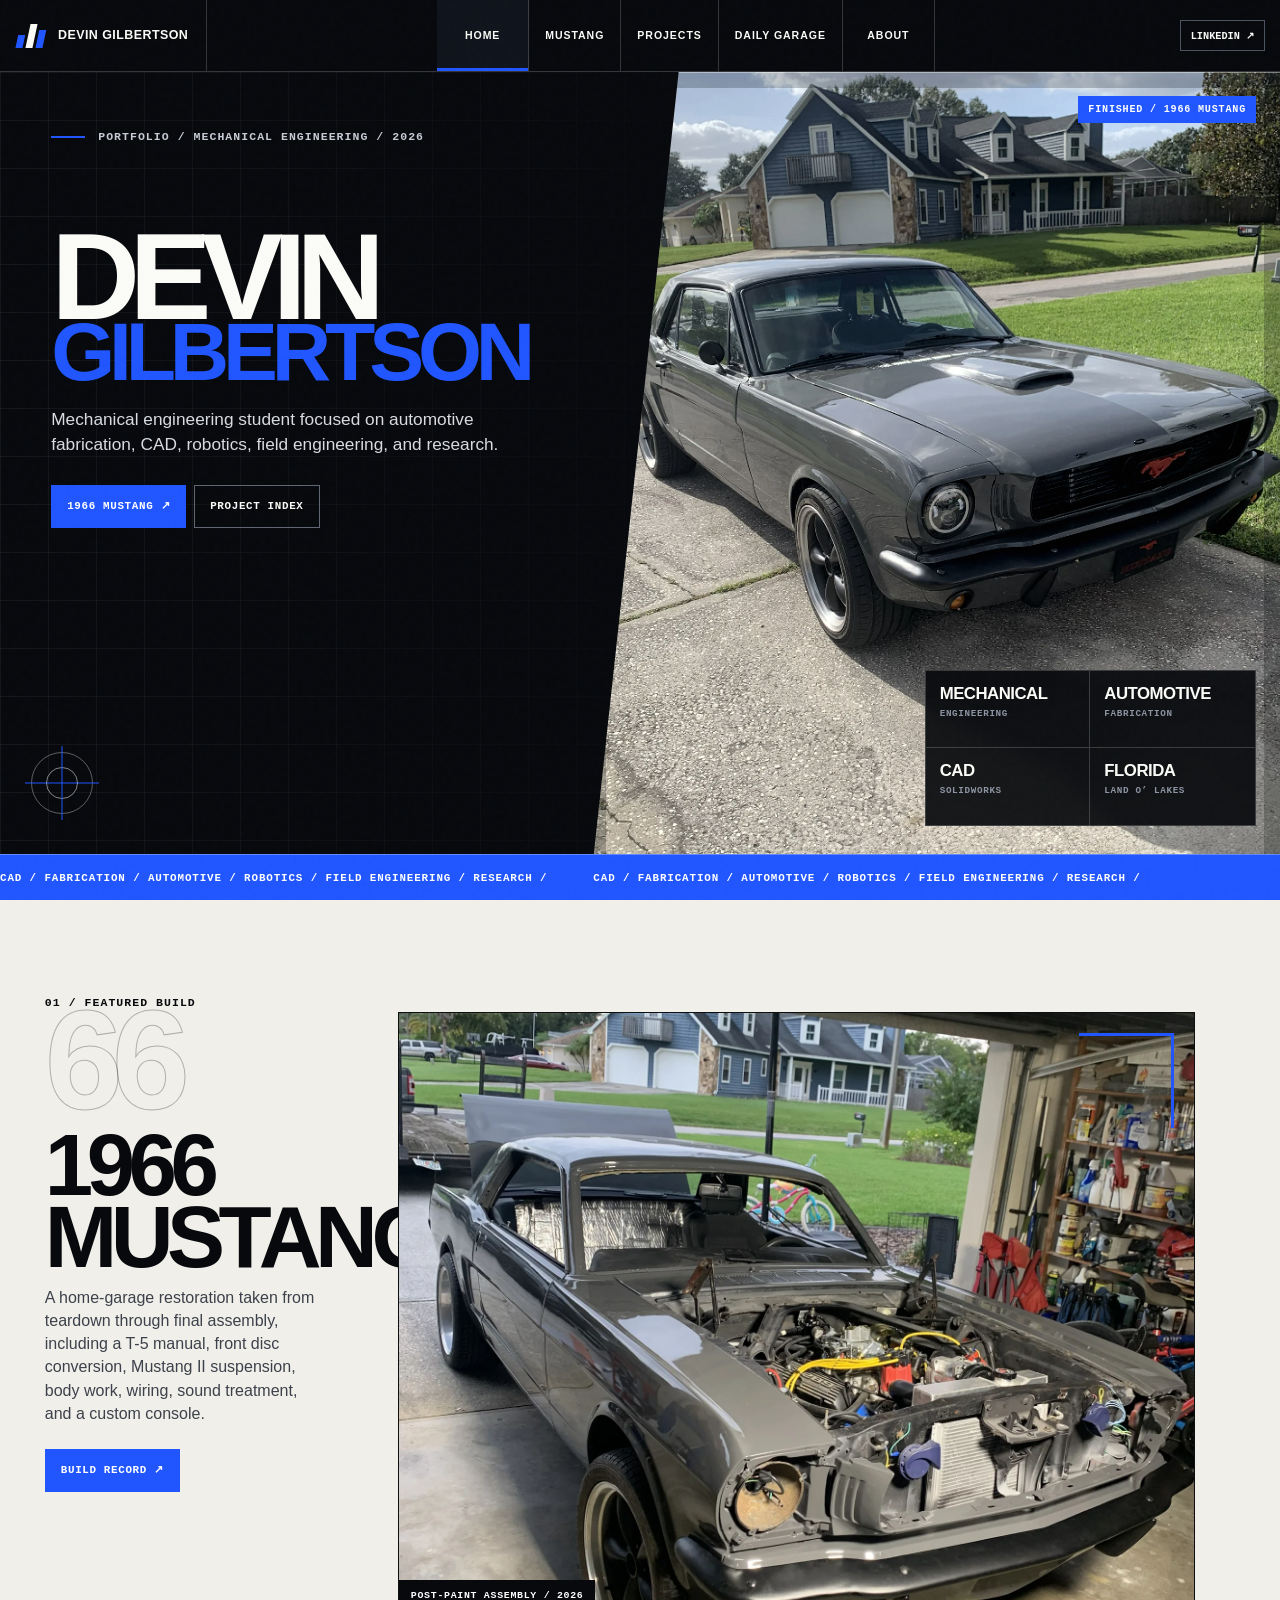
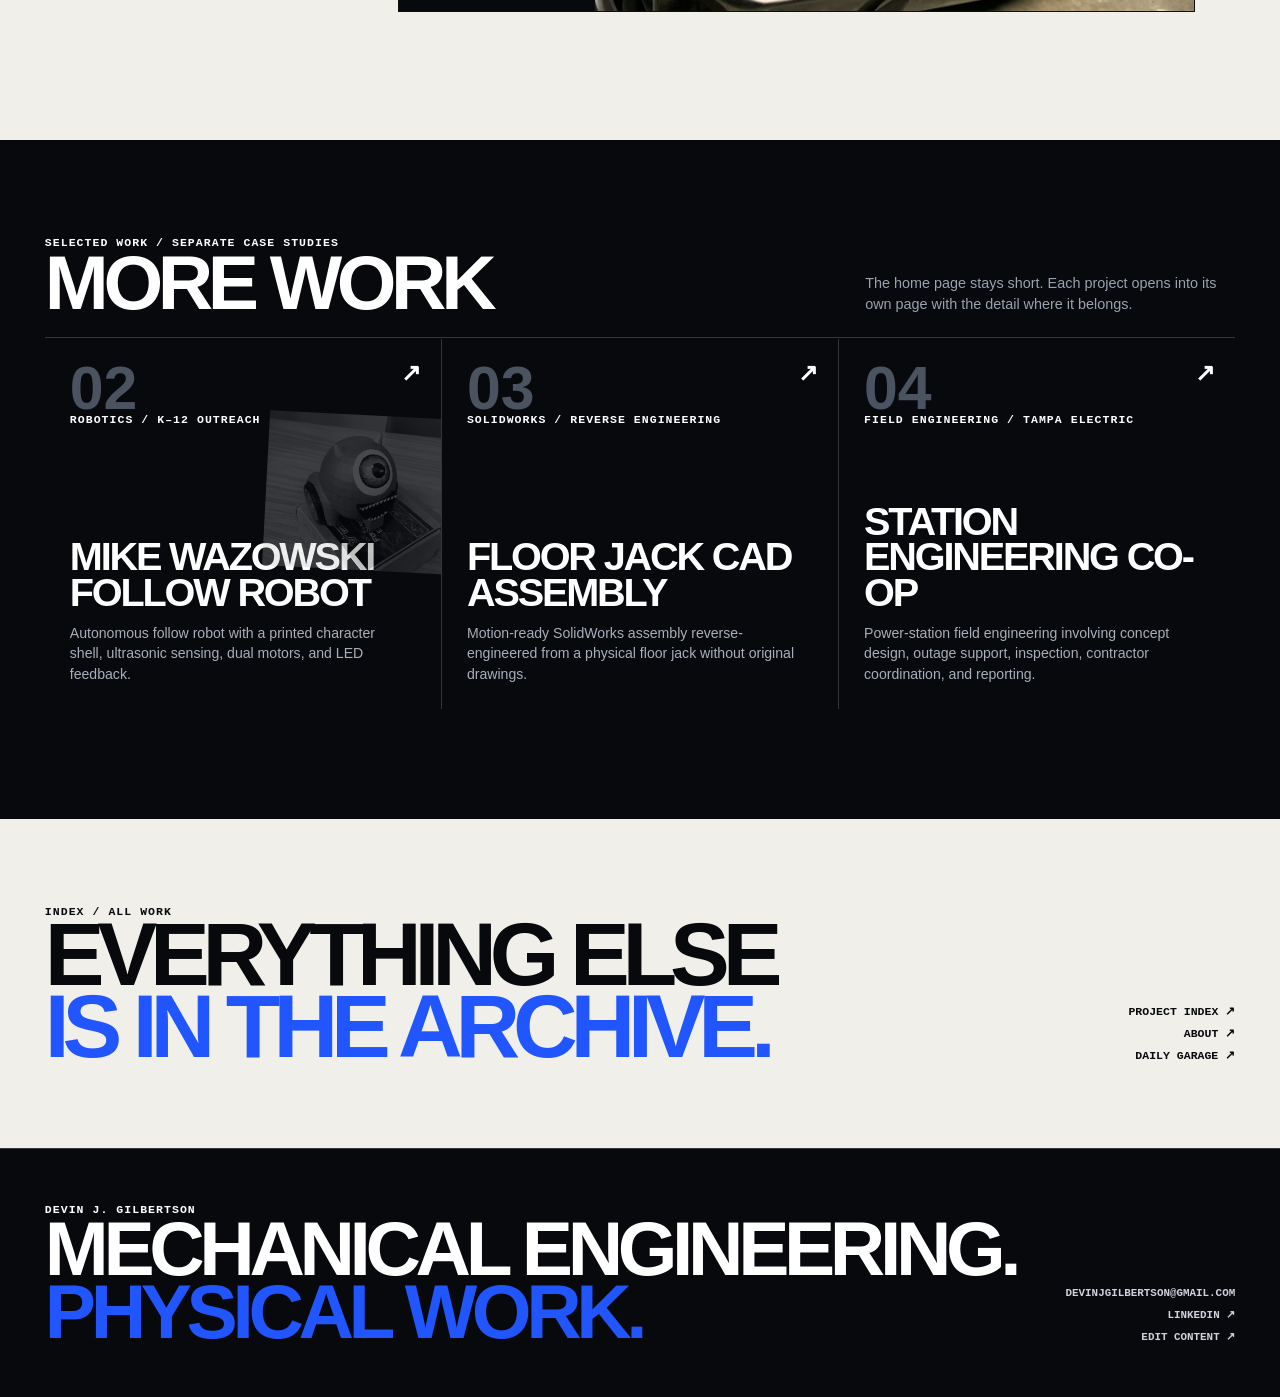
<file: index.html>
<!doctype html><html lang="en"><head><meta charset="utf-8"><meta name="viewport" content="width=device-width,initial-scale=1"><meta name="description" content="Devin J. Gilbertson mechanical engineering portfolio: automotive restoration, fabrication, CAD, robotics, field engineering, and research."><meta name="author" content="Gustavorodriguezpc"><meta name="theme-color" content="#07090d"><title>Devin J. Gilbertson | Mechanical Engineering</title><link rel="stylesheet" href="site.css?v=4"></head><body><div class="noise"></div>
<header class="site-head"><a class="wordmark" href="index.html"><span class="brand-symbol"><i></i><i></i><i></i></span><span class="brand-name">Devin Gilbertson</span></a><nav class="nav"><a class="active" href="index.html">Home</a><a href="mustang.html">Mustang</a><a href="projects.html">Projects</a><a href="garage.html">Daily Garage</a><a href="about.html">About</a></nav><button class="menu-btn">MENU</button><div class="head-links"><a data-linkedin target="_blank" rel="noreferrer">LinkedIn ↗</a></div></header>
<main>
<section class="home-hero"><div class="hero-copy"><div class="hero-kicker eyebrow">Portfolio / Mechanical Engineering / 2026</div><h1 class="hero-title"><span>Devin</span><span class="surname">Gilbertson</span></h1><p class="hero-intro" data-profile="intro"></p><div class="hero-actions"><a class="btn primary" href="mustang.html">1966 Mustang ↗</a><a class="btn" href="projects.html">Project Index</a></div><div class="rotor"><i></i></div></div><div class="hero-media" data-parallax><img src="mustang-finished.webp" alt="Completed gray 1966 Ford Mustang restoration"><span class="media-label">Finished / 1966 Mustang</span><span class="scanline"></span><div class="hero-index"><div><strong>Mechanical</strong><span>Engineering</span></div><div><strong>Automotive</strong><span>Fabrication</span></div><div><strong>CAD</strong><span>SolidWorks</span></div><div><strong>Florida</strong><span>Land O’ Lakes</span></div></div></div><div class="marquee"><div class="marquee-track"><span>CAD / FABRICATION / AUTOMOTIVE / ROBOTICS / FIELD ENGINEERING / RESEARCH /</span><span>CAD / FABRICATION / AUTOMOTIVE / ROBOTICS / FIELD ENGINEERING / RESEARCH /</span></div></div></section>
<section class="home-feature"><div class="reveal"><div class="eyebrow">01 / Featured build</div><div class="section-number">66</div><div class="feature-copy"><h2>1966 Mustang</h2><p>A home-garage restoration taken from teardown through final assembly, including a T-5 manual, front disc conversion, Mustang II suspension, body work, wiring, sound treatment, and a custom console.</p><a class="btn primary" href="mustang.html">Build record ↗</a></div></div><figure class="feature-shot reveal"><img src="mustang-post-paint.webp" alt="1966 Mustang after paint and body work"><span class="feature-corner"></span><figcaption>Post-paint assembly / 2026</figcaption></figure></section>
<section class="selected"><div class="selected-head reveal"><div><div class="eyebrow">Selected work / separate case studies</div><h2>More work</h2></div><p>The home page stays short. Each project opens into its own page with the detail where it belongs.</p></div><div class="project-cards" id="selectedProjects"></div></section>
<section class="home-end reveal"><div><div class="eyebrow">Index / all work</div><h2>Everything else<br><span class="blue">is in the archive.</span></h2></div><div class="links"><a href="projects.html">Project index ↗</a><a href="about.html">About ↗</a><a href="garage.html">Daily Garage ↗</a></div></section>
</main>
<footer class="footer"><div><div class="eyebrow">Devin J. Gilbertson</div><h2>Mechanical engineering.<br><span class="blue">Physical work.</span></h2></div><div class="right"><a data-email></a><a data-linkedin target="_blank" rel="noreferrer">LinkedIn ↗</a><a href="studio.html">Edit content ↗</a></div></footer><script src="content.js?v=4"></script><script src="site.js?v=4"></script></body></html>
</file>
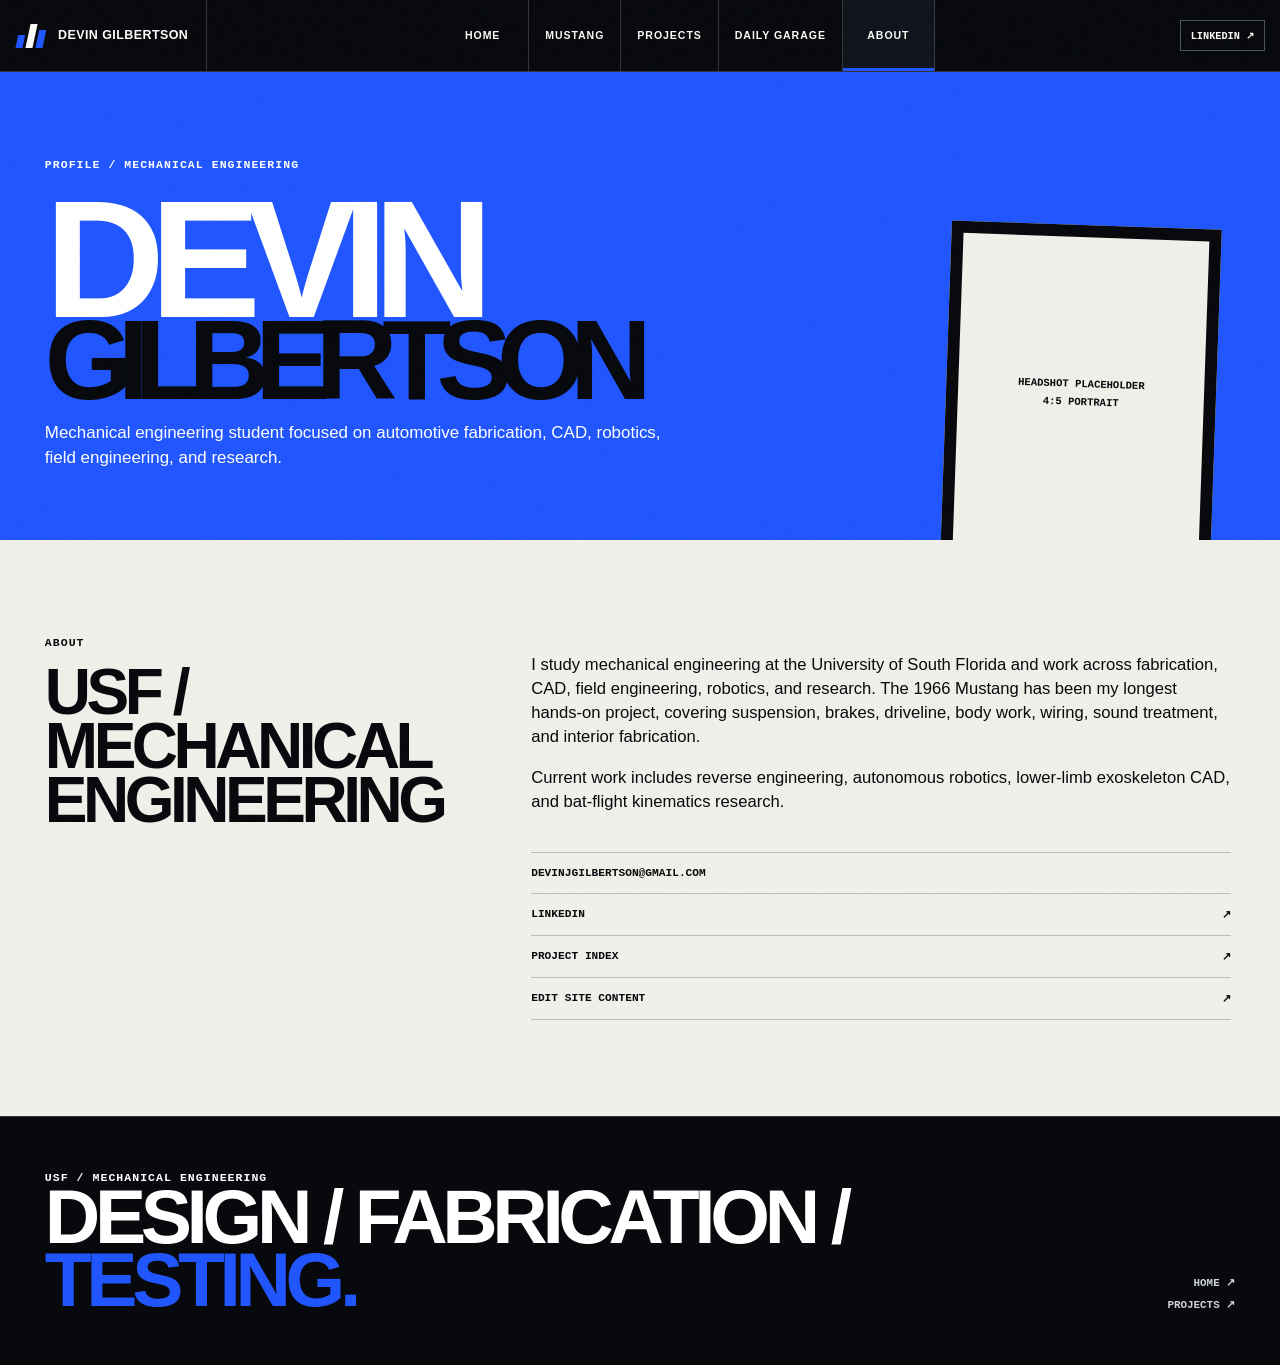
<file: about.html>
<!doctype html><html lang="en"><head><meta charset="utf-8"><meta name="viewport" content="width=device-width,initial-scale=1"><meta name="author" content="Gustavorodriguezpc"><meta name="theme-color" content="#2156ff"><title>About | Devin Gilbertson</title><link rel="stylesheet" href="site.css?v=4"></head><body><div class="noise"></div><header class="site-head"><a class="wordmark" href="index.html"><span class="brand-symbol"><i></i><i></i><i></i></span><span class="brand-name">Devin Gilbertson</span></a><nav class="nav"><a href="index.html">Home</a><a href="mustang.html">Mustang</a><a href="projects.html">Projects</a><a href="garage.html">Daily Garage</a><a class="active" href="about.html">About</a></nav><button class="menu-btn">MENU</button><div class="head-links"><a data-linkedin target="_blank" rel="noreferrer">LinkedIn ↗</a></div></header><main><section class="about-hero"><div class="eyebrow">Profile / Mechanical Engineering</div><h1>Devin<span>Gilbertson</span></h1><p data-profile="intro"></p><div class="headshot">Headshot placeholder<br>4:5 portrait</div></section><section class="about-grid"><div class="reveal"><div class="eyebrow">About</div><h2>USF / Mechanical Engineering</h2></div><div class="copy reveal"><p data-profile="about"></p><p>Current work includes reverse engineering, autonomous robotics, lower-limb exoskeleton CAD, and bat-flight kinematics research.</p><div class="contact-block"><a data-email></a><a data-linkedin target="_blank" rel="noreferrer"><span>LinkedIn</span><span>↗</span></a><a href="projects.html"><span>Project index</span><span>↗</span></a><a href="studio.html"><span>Edit site content</span><span>↗</span></a></div></div></section></main><footer class="footer"><div><div class="eyebrow">USF / Mechanical Engineering</div><h2>Design / fabrication /<br><span class="blue">testing.</span></h2></div><div class="right"><a href="index.html">Home ↗</a><a href="projects.html">Projects ↗</a></div></footer><script src="content.js?v=4"></script><script src="site.js?v=4"></script></body></html>
</file>
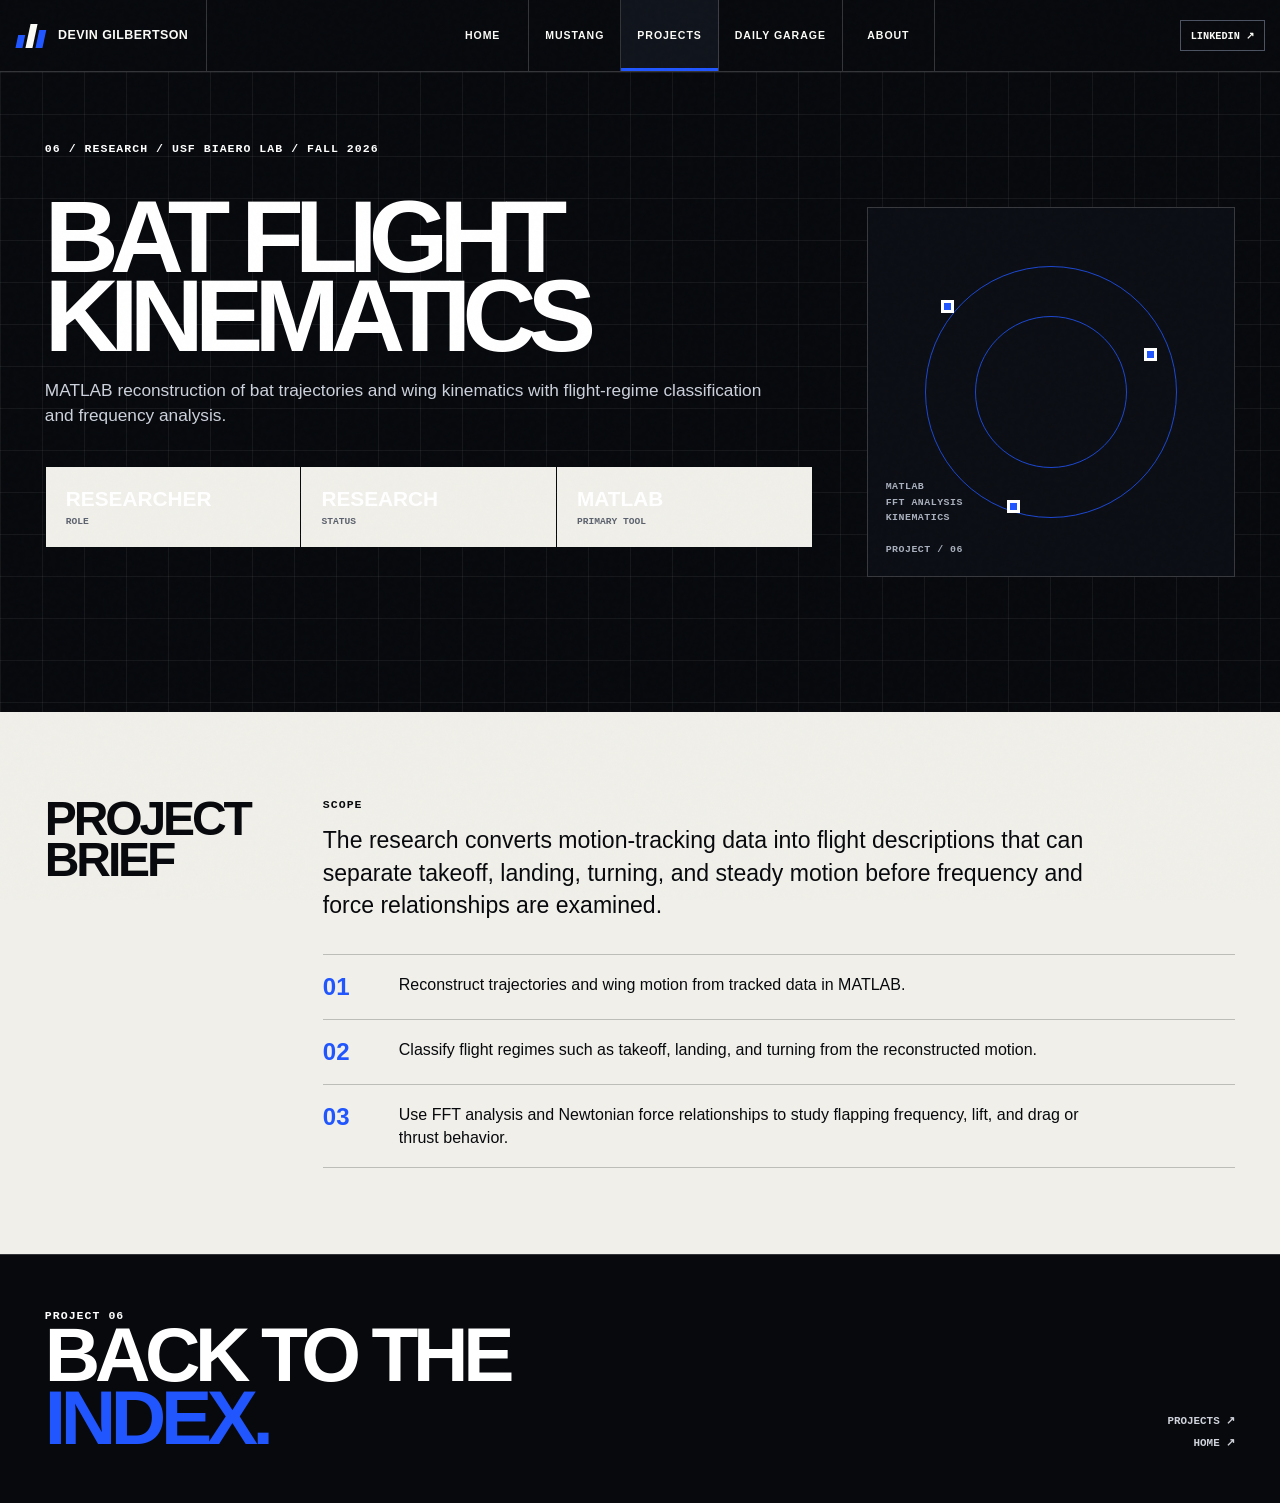
<file: bat-flight.html>
<!doctype html><html lang="en"><head><meta charset="utf-8"><meta name="viewport" content="width=device-width,initial-scale=1"><meta name="author" content="Gustavorodriguezpc"><meta name="theme-color" content="#07090d"><title>Bat Flight Kinematics | Devin Gilbertson</title><link rel="stylesheet" href="site.css?v=4"></head><body><div class="noise"></div><header class="site-head"><a class="wordmark" href="index.html"><span class="brand-symbol"><i></i><i></i><i></i></span><span class="brand-name">Devin Gilbertson</span></a><nav class="nav"><a href="index.html">Home</a><a href="mustang.html">Mustang</a><a class="active" href="projects.html">Projects</a><a href="garage.html">Daily Garage</a><a href="about.html">About</a></nav><button class="menu-btn">MENU</button><div class="head-links"><a data-linkedin target="_blank" rel="noreferrer">LinkedIn ↗</a></div></header><main><section class="tech-hero"><div class="copy"><div class="eyebrow">06 / RESEARCH / USF BIAERO LAB / FALL 2026</div><h1>Bat Flight Kinematics</h1><p class="lead">MATLAB reconstruction of bat trajectories and wing kinematics with flight-regime classification and frequency analysis.</p><div class="fact-grid"><div><strong>Researcher</strong><span>Role</span></div><div><strong>Research</strong><span>Status</span></div><div><strong>MATLAB</strong><span>Primary tool</span></div></div></div><div class="tech-diagram"><div class="tech-cross"></div><span class="node n1"></span><span class="node n2"></span><span class="node n3"></span><div class="code">MATLAB<br>FFT analysis<br>Kinematics<br><br>PROJECT / 06</div></div></section><section class="story"><h2 class="reveal">Project brief</h2><div class="story-body reveal"><div class="eyebrow">Scope</div><p>The research converts motion-tracking data into flight descriptions that can separate takeoff, landing, turning, and steady motion before frequency and force relationships are examined.</p><div class="detail-list"><div><b>01</b><span>Reconstruct trajectories and wing motion from tracked data in MATLAB.</span></div><div><b>02</b><span>Classify flight regimes such as takeoff, landing, and turning from the reconstructed motion.</span></div><div><b>03</b><span>Use FFT analysis and Newtonian force relationships to study flapping frequency, lift, and drag or thrust behavior.</span></div></div></div></section></main><footer class="footer"><div><div class="eyebrow">Project 06</div><h2>Back to the<br><span class="blue">index.</span></h2></div><div class="right"><a href="projects.html">Projects ↗</a><a href="index.html">Home ↗</a></div></footer><script src="content.js?v=4"></script><script src="site.js?v=4"></script></body></html>
</file>
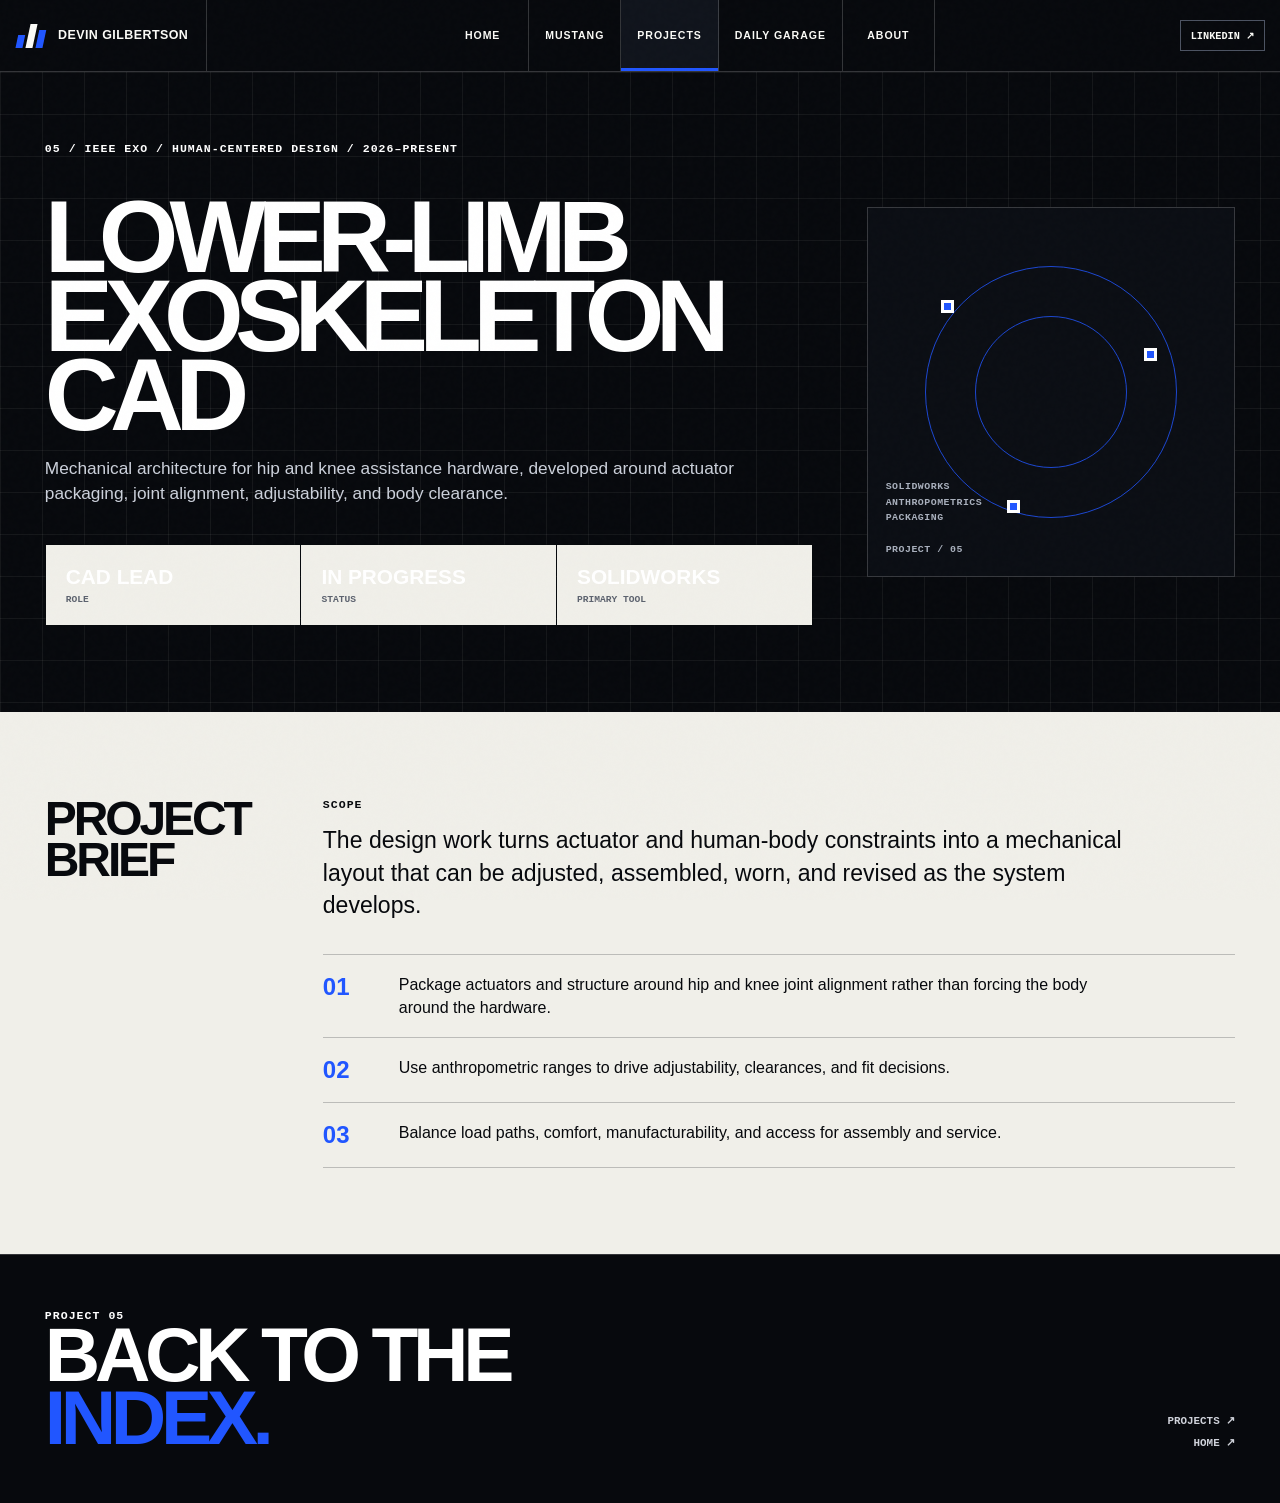
<file: exo.html>
<!doctype html><html lang="en"><head><meta charset="utf-8"><meta name="viewport" content="width=device-width,initial-scale=1"><meta name="author" content="Gustavorodriguezpc"><meta name="theme-color" content="#07090d"><title>Lower-Limb Exoskeleton CAD | Devin Gilbertson</title><link rel="stylesheet" href="site.css?v=4"></head><body><div class="noise"></div><header class="site-head"><a class="wordmark" href="index.html"><span class="brand-symbol"><i></i><i></i><i></i></span><span class="brand-name">Devin Gilbertson</span></a><nav class="nav"><a href="index.html">Home</a><a href="mustang.html">Mustang</a><a class="active" href="projects.html">Projects</a><a href="garage.html">Daily Garage</a><a href="about.html">About</a></nav><button class="menu-btn">MENU</button><div class="head-links"><a data-linkedin target="_blank" rel="noreferrer">LinkedIn ↗</a></div></header><main><section class="tech-hero"><div class="copy"><div class="eyebrow">05 / IEEE EXO / HUMAN-CENTERED DESIGN / 2026–PRESENT</div><h1>Lower-Limb Exoskeleton CAD</h1><p class="lead">Mechanical architecture for hip and knee assistance hardware, developed around actuator packaging, joint alignment, adjustability, and body clearance.</p><div class="fact-grid"><div><strong>CAD Lead</strong><span>Role</span></div><div><strong>In progress</strong><span>Status</span></div><div><strong>SolidWorks</strong><span>Primary tool</span></div></div></div><div class="tech-diagram"><div class="tech-cross"></div><span class="node n1"></span><span class="node n2"></span><span class="node n3"></span><div class="code">SolidWorks<br>Anthropometrics<br>Packaging<br><br>PROJECT / 05</div></div></section><section class="story"><h2 class="reveal">Project brief</h2><div class="story-body reveal"><div class="eyebrow">Scope</div><p>The design work turns actuator and human-body constraints into a mechanical layout that can be adjusted, assembled, worn, and revised as the system develops.</p><div class="detail-list"><div><b>01</b><span>Package actuators and structure around hip and knee joint alignment rather than forcing the body around the hardware.</span></div><div><b>02</b><span>Use anthropometric ranges to drive adjustability, clearances, and fit decisions.</span></div><div><b>03</b><span>Balance load paths, comfort, manufacturability, and access for assembly and service.</span></div></div></div></section></main><footer class="footer"><div><div class="eyebrow">Project 05</div><h2>Back to the<br><span class="blue">index.</span></h2></div><div class="right"><a href="projects.html">Projects ↗</a><a href="index.html">Home ↗</a></div></footer><script src="content.js?v=4"></script><script src="site.js?v=4"></script></body></html>
</file>
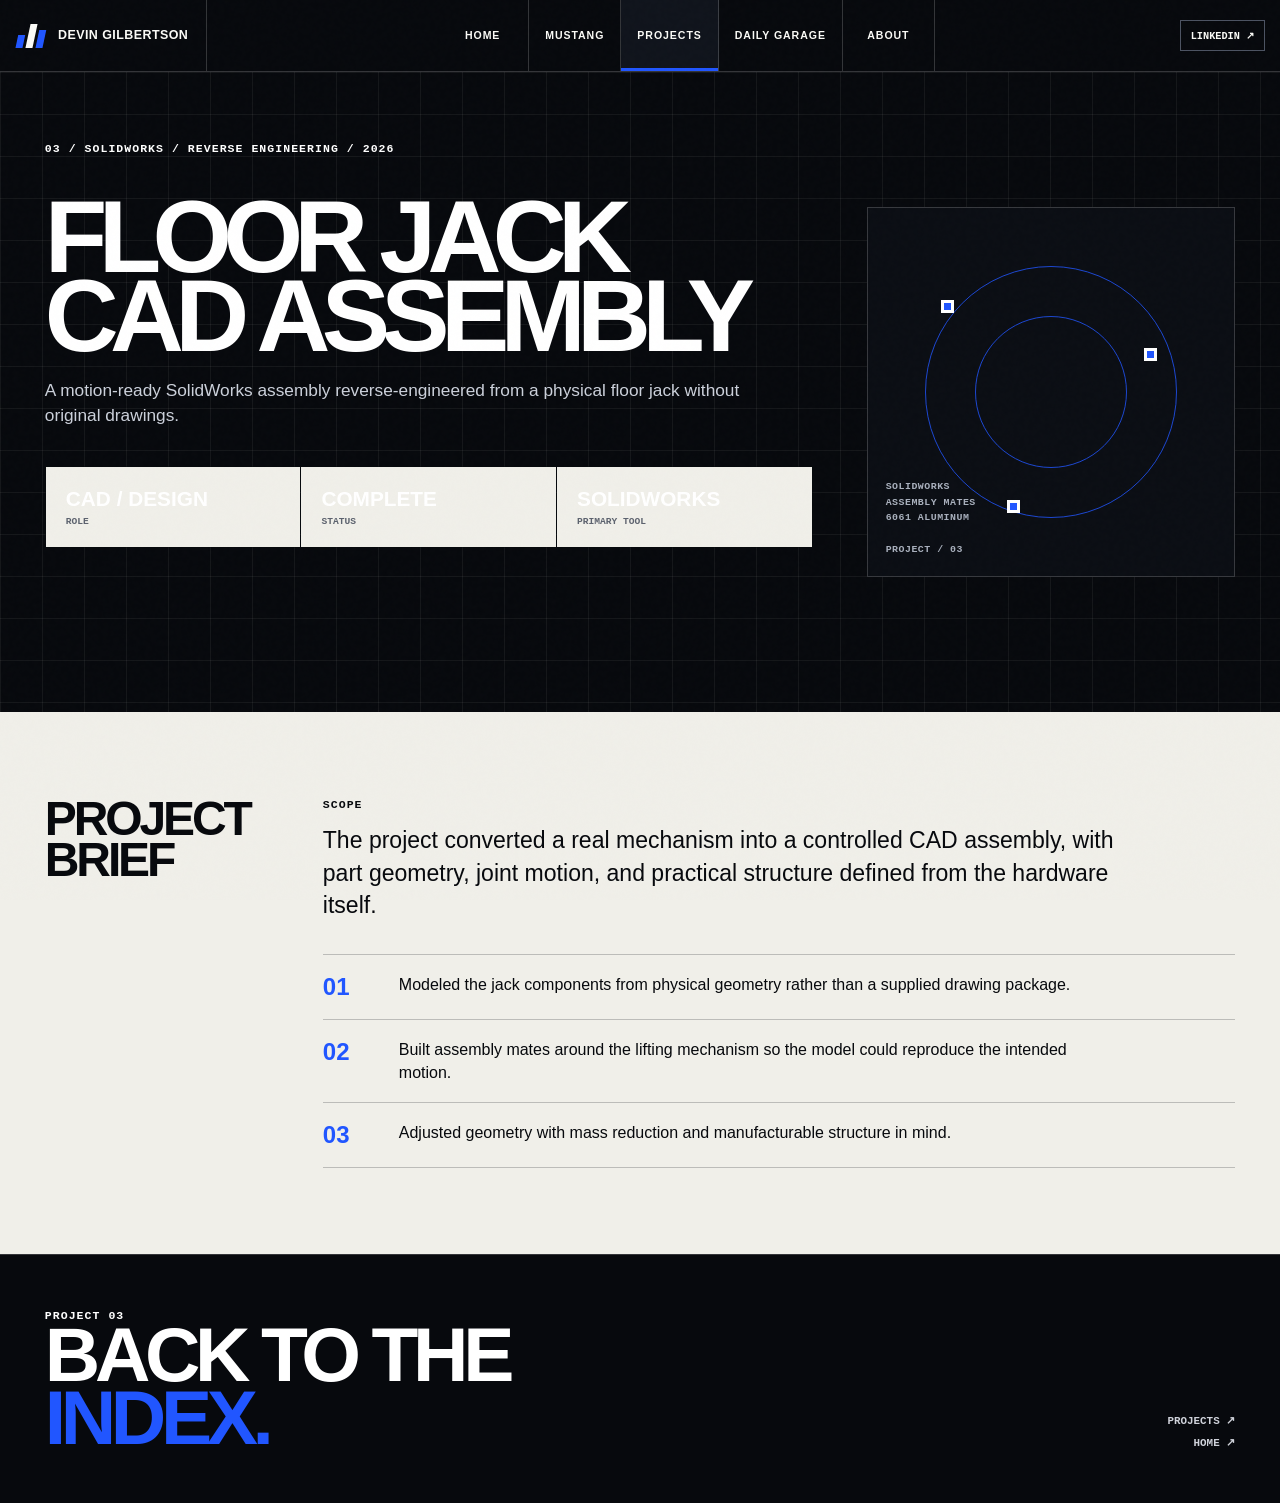
<file: floor-jack.html>
<!doctype html><html lang="en"><head><meta charset="utf-8"><meta name="viewport" content="width=device-width,initial-scale=1"><meta name="author" content="Gustavorodriguezpc"><meta name="theme-color" content="#07090d"><title>Floor Jack CAD Assembly | Devin Gilbertson</title><link rel="stylesheet" href="site.css?v=4"></head><body><div class="noise"></div><header class="site-head"><a class="wordmark" href="index.html"><span class="brand-symbol"><i></i><i></i><i></i></span><span class="brand-name">Devin Gilbertson</span></a><nav class="nav"><a href="index.html">Home</a><a href="mustang.html">Mustang</a><a class="active" href="projects.html">Projects</a><a href="garage.html">Daily Garage</a><a href="about.html">About</a></nav><button class="menu-btn">MENU</button><div class="head-links"><a data-linkedin target="_blank" rel="noreferrer">LinkedIn ↗</a></div></header><main><section class="tech-hero"><div class="copy"><div class="eyebrow">03 / SOLIDWORKS / REVERSE ENGINEERING / 2026</div><h1>Floor Jack CAD Assembly</h1><p class="lead">A motion-ready SolidWorks assembly reverse-engineered from a physical floor jack without original drawings.</p><div class="fact-grid"><div><strong>CAD / Design</strong><span>Role</span></div><div><strong>Complete</strong><span>Status</span></div><div><strong>SolidWorks</strong><span>Primary tool</span></div></div></div><div class="tech-diagram"><div class="tech-cross"></div><span class="node n1"></span><span class="node n2"></span><span class="node n3"></span><div class="code">SolidWorks<br>Assembly mates<br>6061 aluminum<br><br>PROJECT / 03</div></div></section><section class="story"><h2 class="reveal">Project brief</h2><div class="story-body reveal"><div class="eyebrow">Scope</div><p>The project converted a real mechanism into a controlled CAD assembly, with part geometry, joint motion, and practical structure defined from the hardware itself.</p><div class="detail-list"><div><b>01</b><span>Modeled the jack components from physical geometry rather than a supplied drawing package.</span></div><div><b>02</b><span>Built assembly mates around the lifting mechanism so the model could reproduce the intended motion.</span></div><div><b>03</b><span>Adjusted geometry with mass reduction and manufacturable structure in mind.</span></div></div></div></section></main><footer class="footer"><div><div class="eyebrow">Project 03</div><h2>Back to the<br><span class="blue">index.</span></h2></div><div class="right"><a href="projects.html">Projects ↗</a><a href="index.html">Home ↗</a></div></footer><script src="content.js?v=4"></script><script src="site.js?v=4"></script></body></html>
</file>
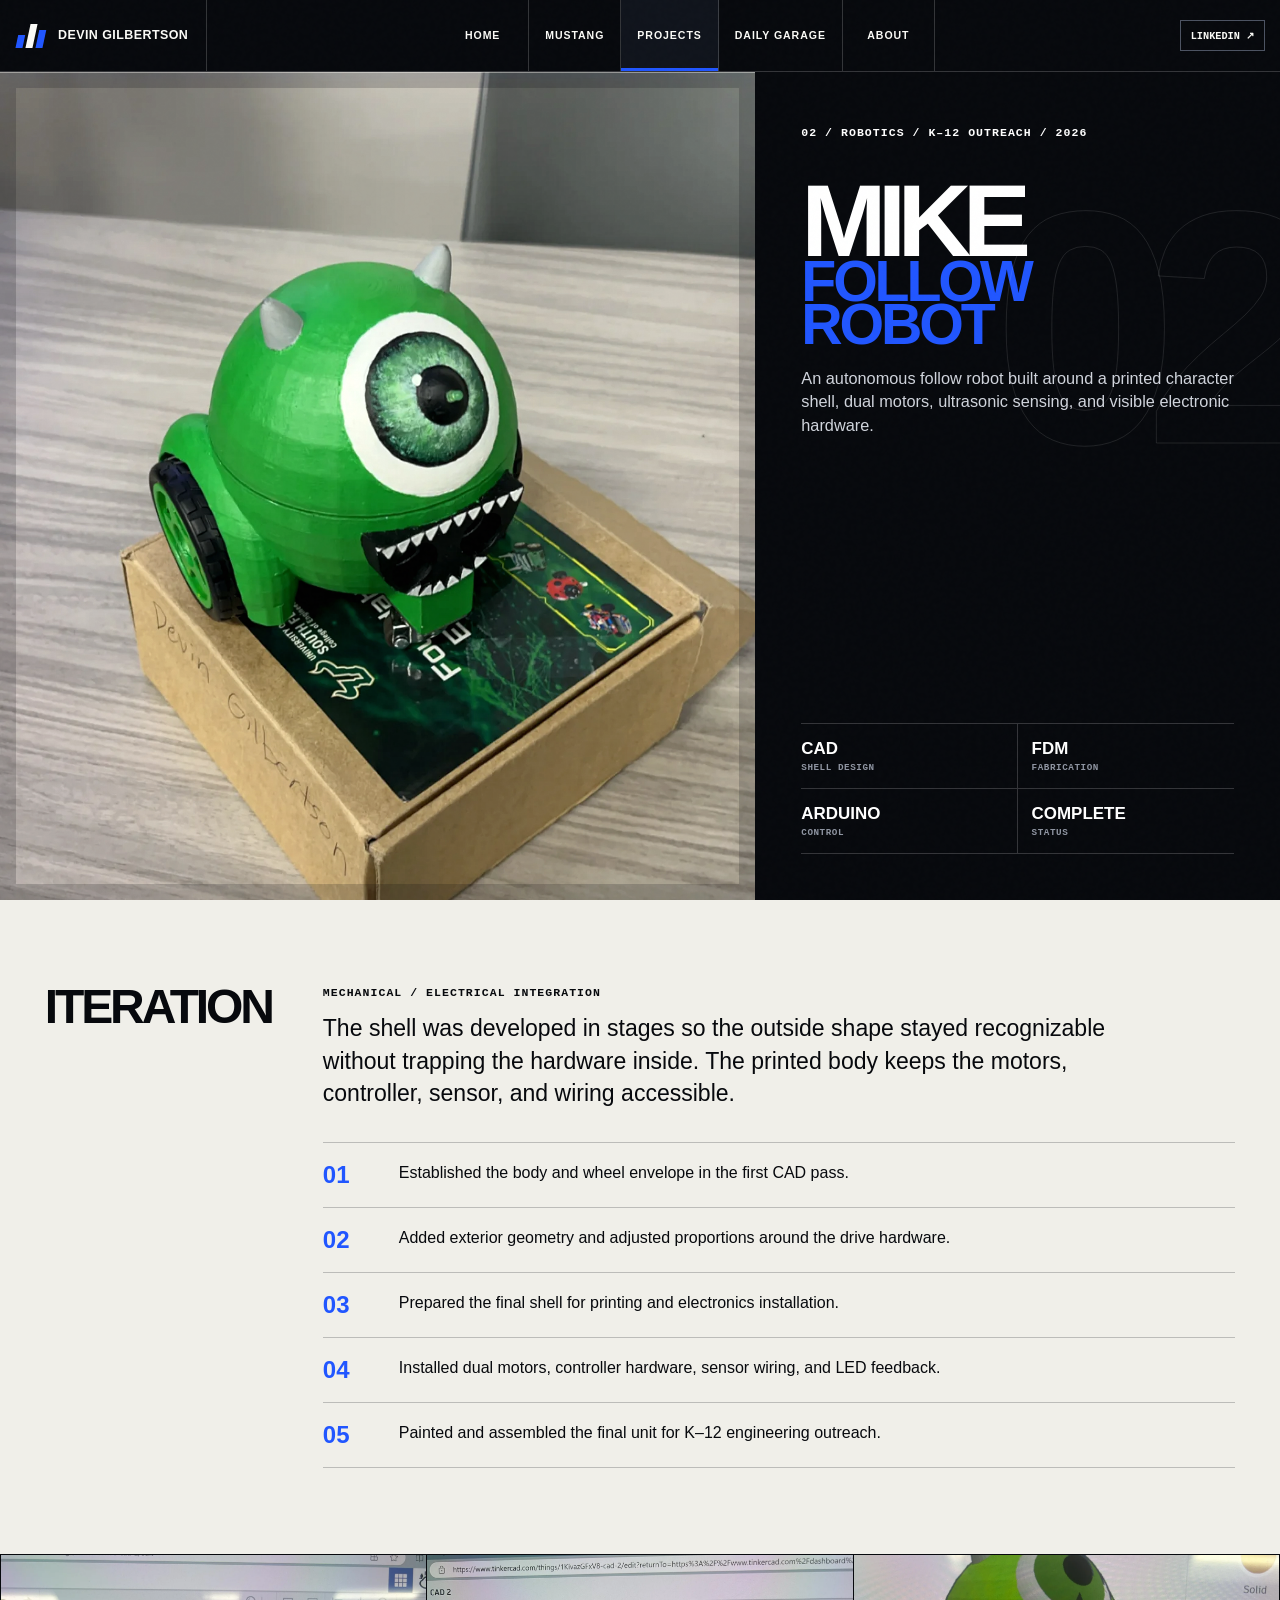
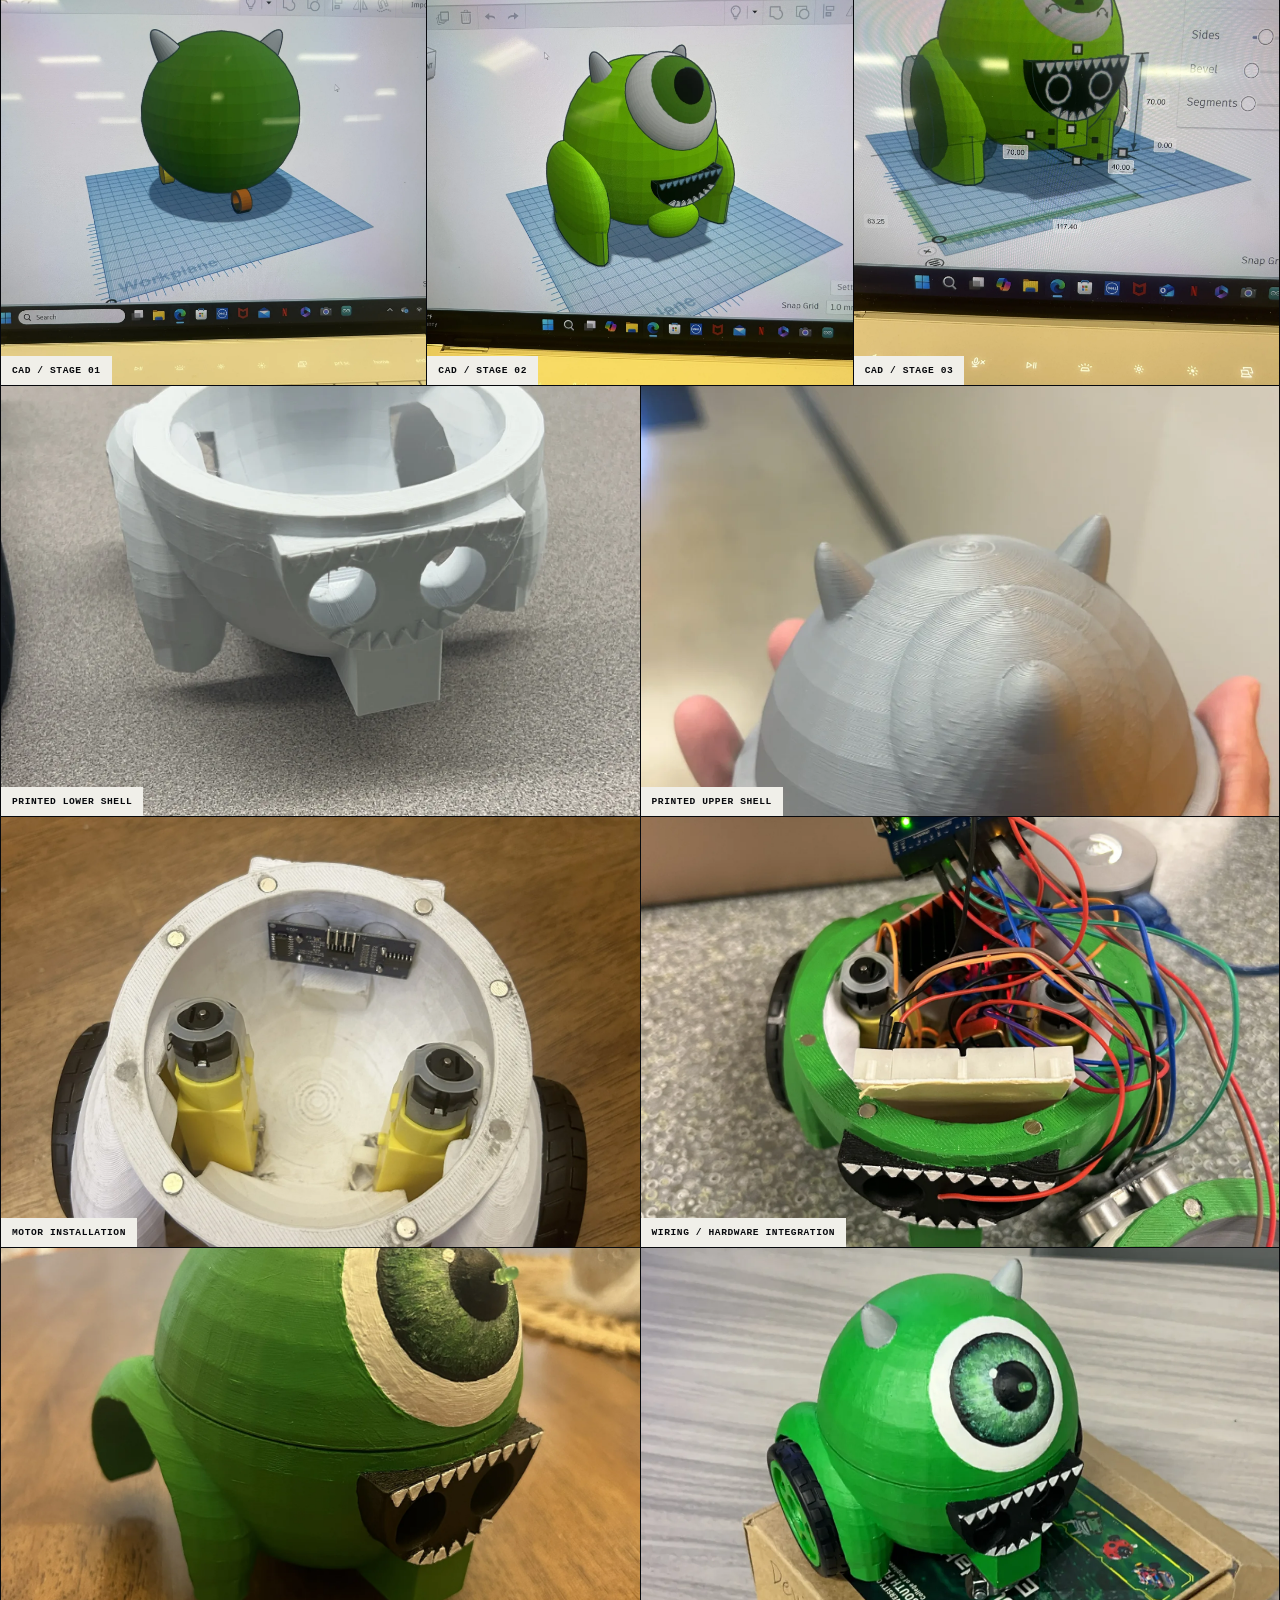
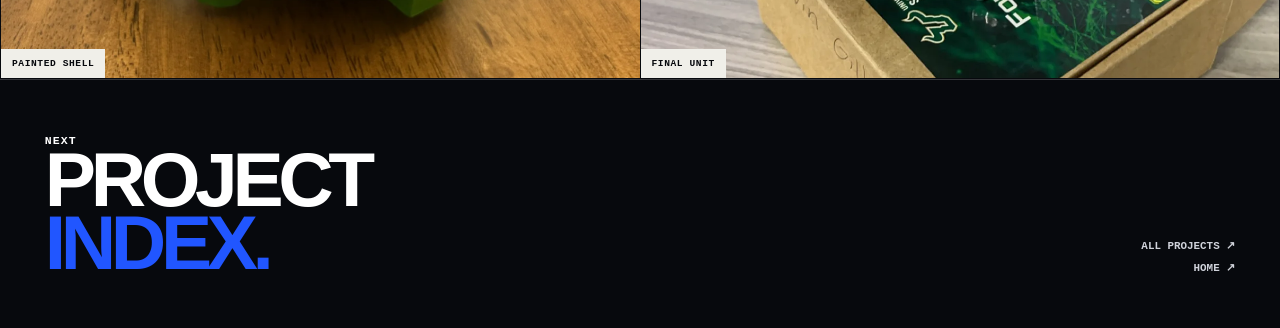
<file: mike.html>
<!doctype html><html lang="en"><head><meta charset="utf-8"><meta name="viewport" content="width=device-width,initial-scale=1"><meta name="author" content="Gustavorodriguezpc"><meta name="theme-color" content="#07090d"><title>Mike Follow Robot | Devin Gilbertson</title><link rel="stylesheet" href="site.css?v=4"></head><body><div class="noise"></div><header class="site-head"><a class="wordmark" href="index.html"><span class="brand-symbol"><i></i><i></i><i></i></span><span class="brand-name">Devin Gilbertson</span></a><nav class="nav"><a href="index.html">Home</a><a href="mustang.html">Mustang</a><a class="active" href="projects.html">Projects</a><a href="garage.html">Daily Garage</a><a href="about.html">About</a></nav><button class="menu-btn">MENU</button><div class="head-links"><a data-linkedin target="_blank" rel="noreferrer">LinkedIn ↗</a></div></header><main><section class="project-hero"><div class="image"><img src="robot-final.webp" alt="Green Mike Wazowski inspired autonomous follow robot"><span class="scanline"></span></div><div class="copy"><div class="eyebrow">02 / Robotics / K–12 outreach / 2026</div><h1>Mike<span class="small-line">Follow Robot</span></h1><p class="lead">An autonomous follow robot built around a printed character shell, dual motors, ultrasonic sensing, and visible electronic hardware.</p><div class="project-meta"><div><strong>CAD</strong><span>Shell design</span></div><div><strong>FDM</strong><span>Fabrication</span></div><div><strong>Arduino</strong><span>Control</span></div><div><strong>Complete</strong><span>Status</span></div></div></div><div class="project-watermark">02</div></section><section class="story"><h2 class="reveal">Iteration</h2><div class="story-body reveal"><div class="eyebrow">Mechanical / electrical integration</div><p>The shell was developed in stages so the outside shape stayed recognizable without trapping the hardware inside. The printed body keeps the motors, controller, sensor, and wiring accessible.</p><div class="detail-list"><div><b>01</b><span>Established the body and wheel envelope in the first CAD pass.</span></div><div><b>02</b><span>Added exterior geometry and adjusted proportions around the drive hardware.</span></div><div><b>03</b><span>Prepared the final shell for printing and electronics installation.</span></div><div><b>04</b><span>Installed dual motors, controller hardware, sensor wiring, and LED feedback.</span></div><div><b>05</b><span>Painted and assembled the final unit for K–12 engineering outreach.</span></div></div></div></section><section class="gallery"><figure class="small reveal"><img src="robot-cad-stage-one.webp" alt="Robot CAD stage one"><figcaption>CAD / stage 01</figcaption></figure><figure class="small reveal"><img src="robot-cad-stage-two.webp" alt="Robot CAD stage two"><figcaption>CAD / stage 02</figcaption></figure><figure class="small reveal"><img src="robot-cad-stage-three.webp" alt="Robot CAD stage three"><figcaption>CAD / stage 03</figcaption></figure><figure class="half reveal"><img src="robot-print-bottom.webp" alt="Printed lower shell"><figcaption>Printed lower shell</figcaption></figure><figure class="half reveal"><img src="robot-print-top.webp" alt="Printed upper shell"><figcaption>Printed upper shell</figcaption></figure><figure class="half reveal"><img src="robot-motors.webp" alt="Motors installed"><figcaption>Motor installation</figcaption></figure><figure class="half reveal"><img src="robot-wiring.webp" alt="Wiring and hardware"><figcaption>Wiring / hardware integration</figcaption></figure><figure class="half reveal"><img src="robot-painted.webp" alt="Painted shell"><figcaption>Painted shell</figcaption></figure><figure class="half reveal"><img src="robot-final.webp" alt="Final robot"><figcaption>Final unit</figcaption></figure></section></main><footer class="footer"><div><div class="eyebrow">Next</div><h2>Project<br><span class="blue">index.</span></h2></div><div class="right"><a href="projects.html">All projects ↗</a><a href="index.html">Home ↗</a></div></footer><script src="content.js?v=4"></script><script src="site.js?v=4"></script></body></html>
</file>
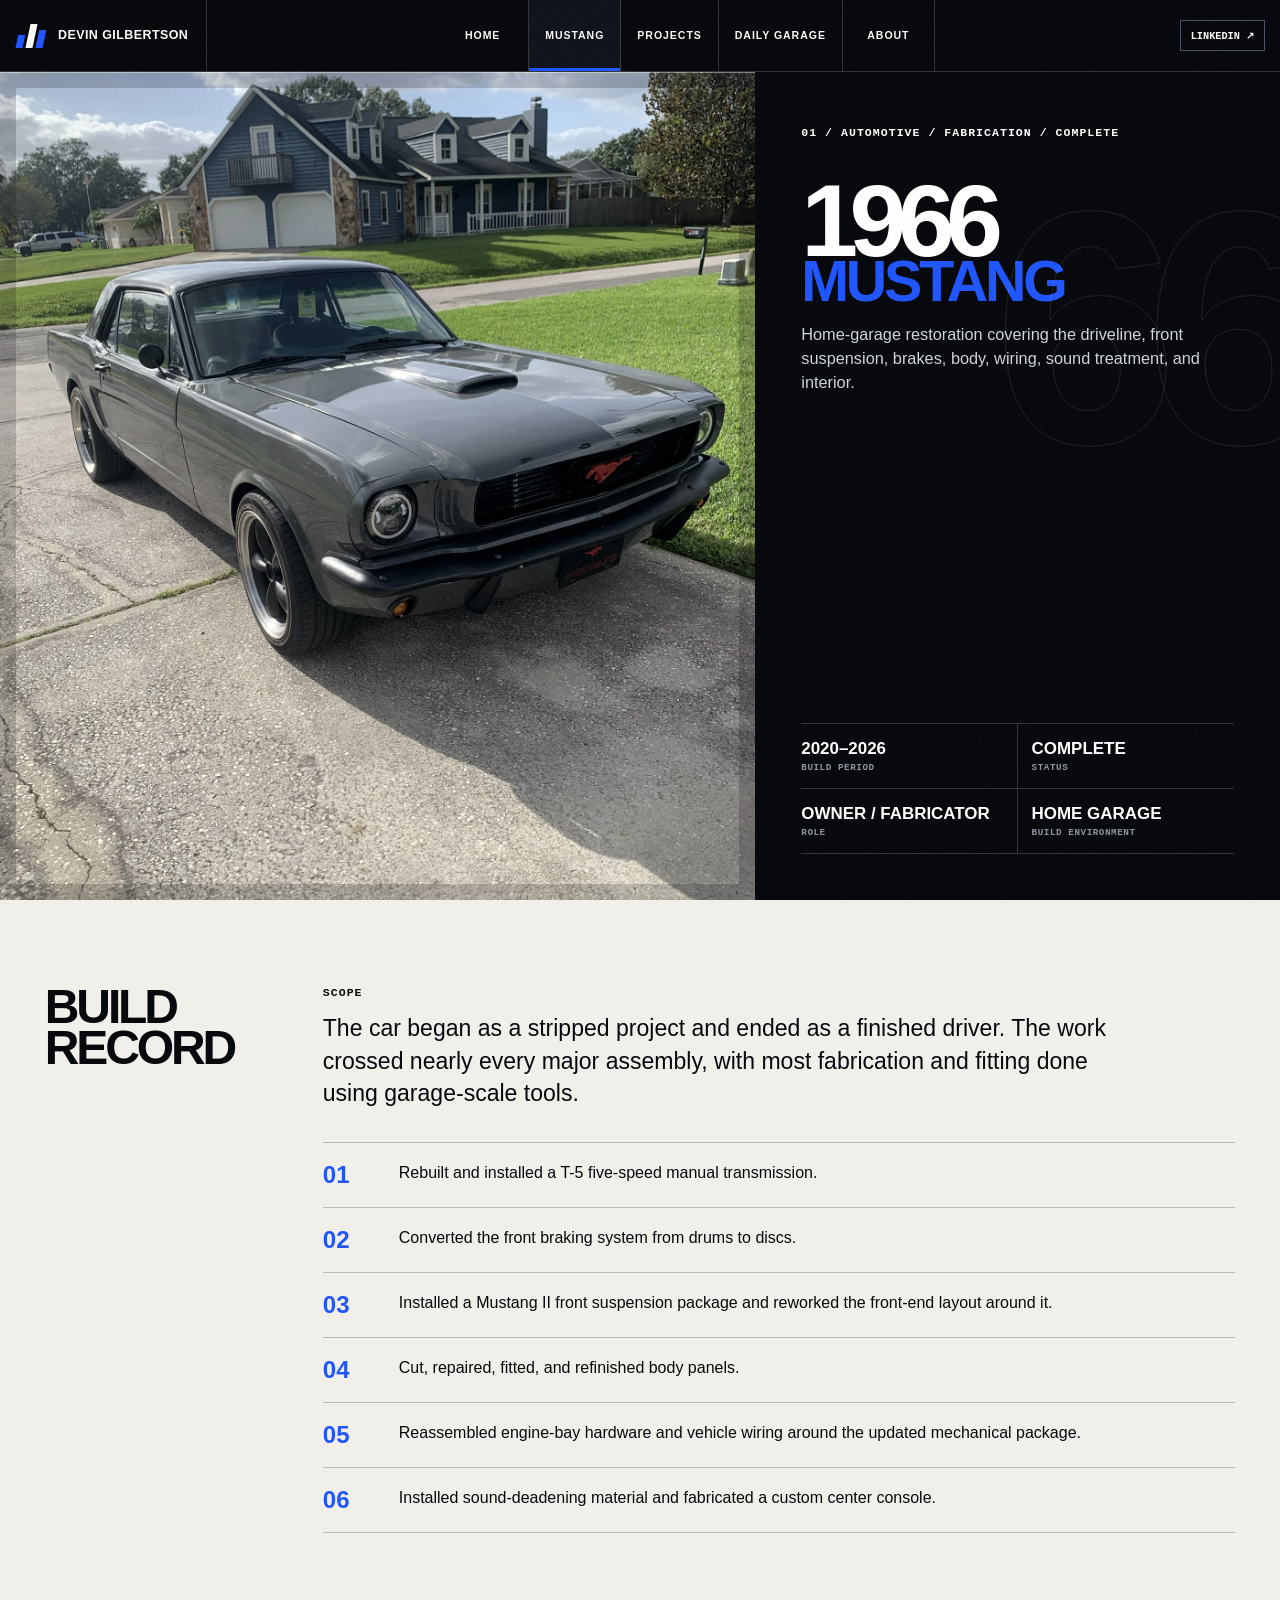
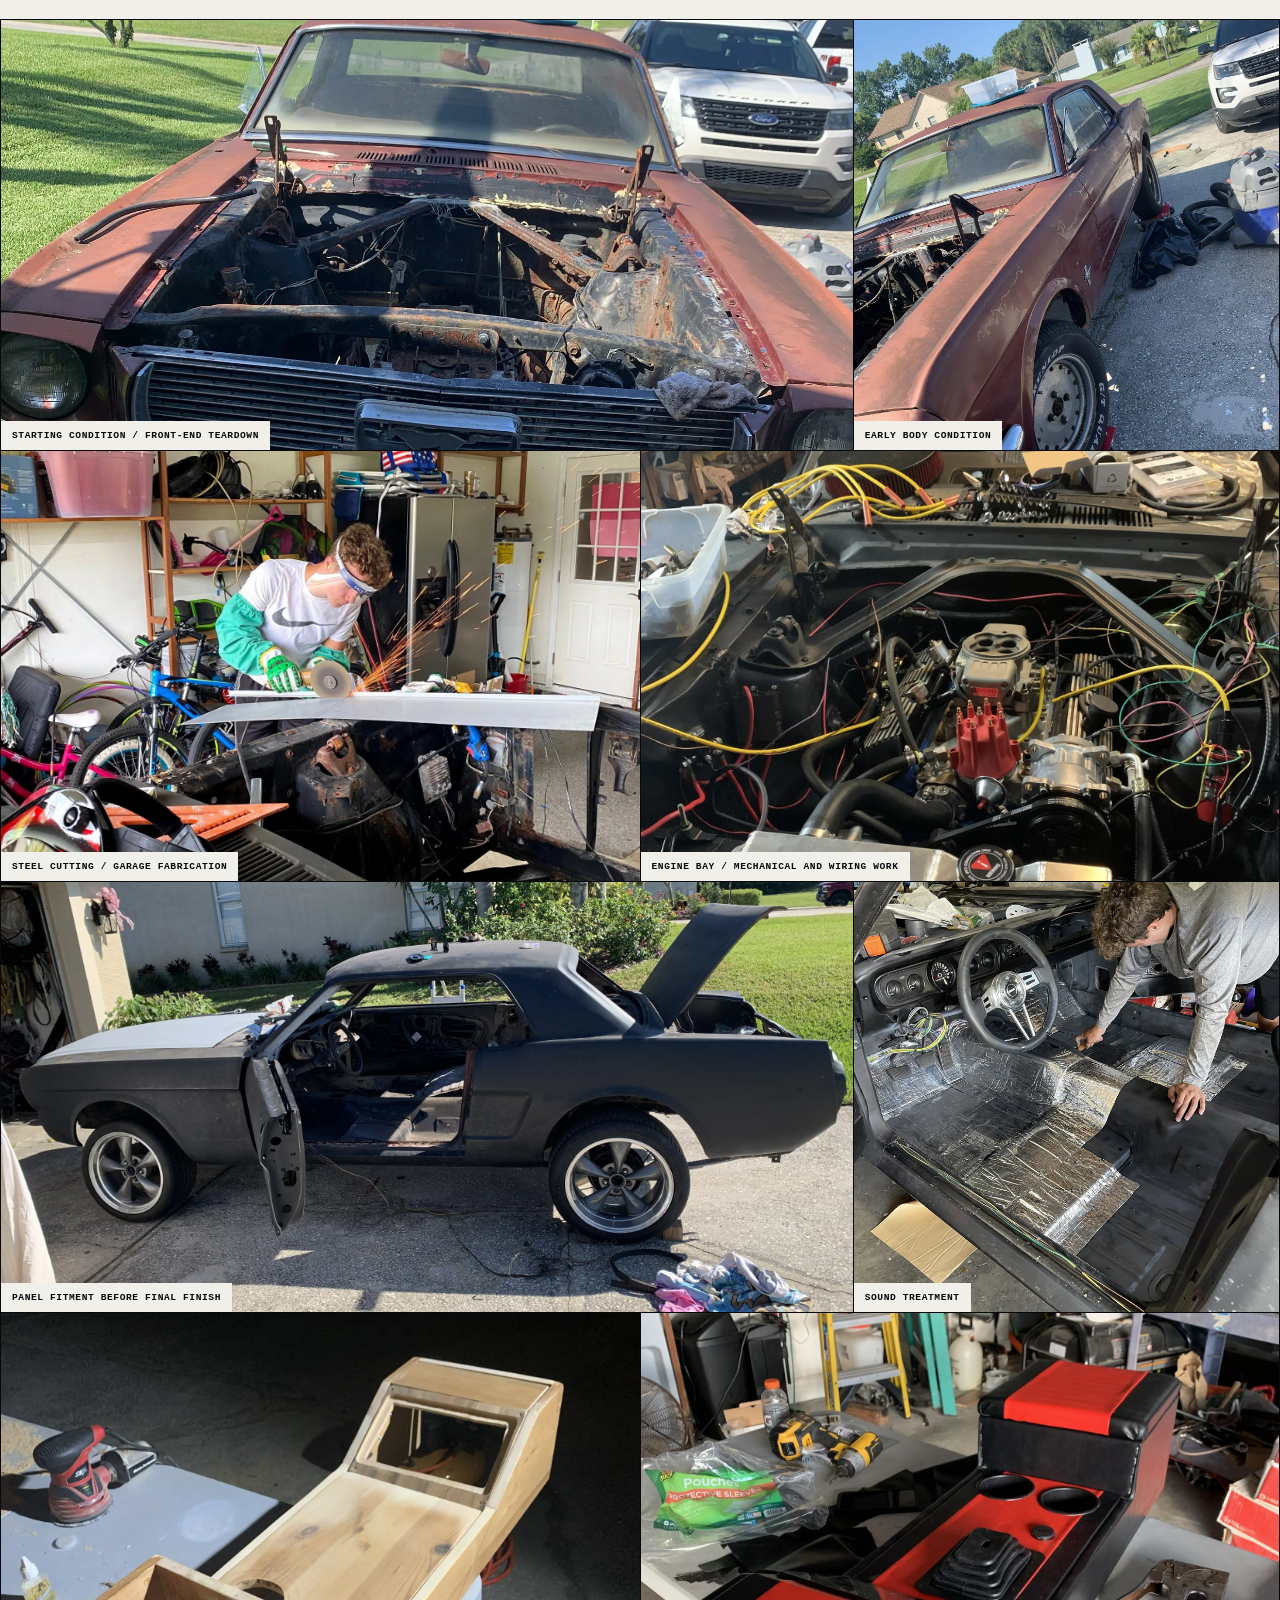
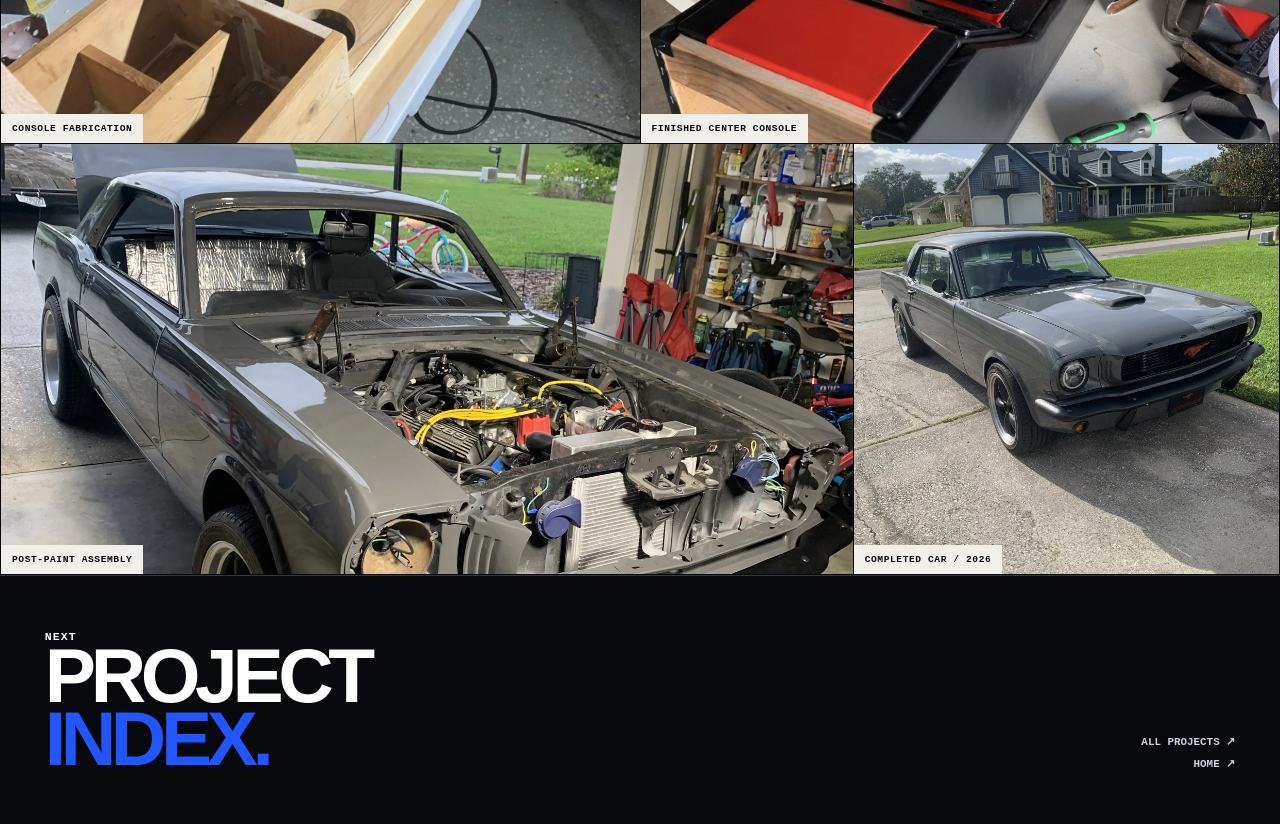
<file: mustang.html>
<!doctype html><html lang="en"><head><meta charset="utf-8"><meta name="viewport" content="width=device-width,initial-scale=1"><meta name="author" content="Gustavorodriguezpc"><meta name="theme-color" content="#07090d"><title>1966 Mustang | Devin Gilbertson</title><link rel="stylesheet" href="site.css?v=4"></head><body><div class="noise"></div><header class="site-head"><a class="wordmark" href="index.html"><span class="brand-symbol"><i></i><i></i><i></i></span><span class="brand-name">Devin Gilbertson</span></a><nav class="nav"><a href="index.html">Home</a><a class="active" href="mustang.html">Mustang</a><a href="projects.html">Projects</a><a href="garage.html">Daily Garage</a><a href="about.html">About</a></nav><button class="menu-btn">MENU</button><div class="head-links"><a data-linkedin target="_blank" rel="noreferrer">LinkedIn ↗</a></div></header><main>
<section class="project-hero"><div class="image"><img src="mustang-finished.webp" alt="Completed 1966 Mustang restoration"><span class="scanline"></span></div><div class="copy"><div class="eyebrow">01 / Automotive / fabrication / complete</div><h1>1966<span class="small-line">Mustang</span></h1><p class="lead">Home-garage restoration covering the driveline, front suspension, brakes, body, wiring, sound treatment, and interior.</p><div class="project-meta"><div><strong>2020–2026</strong><span>Build period</span></div><div><strong>Complete</strong><span>Status</span></div><div><strong>Owner / Fabricator</strong><span>Role</span></div><div><strong>Home garage</strong><span>Build environment</span></div></div></div><div class="project-watermark">66</div></section>
<section class="story"><h2 class="reveal">Build record</h2><div class="story-body reveal"><div class="eyebrow">Scope</div><p>The car began as a stripped project and ended as a finished driver. The work crossed nearly every major assembly, with most fabrication and fitting done using garage-scale tools.</p><div class="detail-list"><div><b>01</b><span>Rebuilt and installed a T-5 five-speed manual transmission.</span></div><div><b>02</b><span>Converted the front braking system from drums to discs.</span></div><div><b>03</b><span>Installed a Mustang II front suspension package and reworked the front-end layout around it.</span></div><div><b>04</b><span>Cut, repaired, fitted, and refinished body panels.</span></div><div><b>05</b><span>Reassembled engine-bay hardware and vehicle wiring around the updated mechanical package.</span></div><div><b>06</b><span>Installed sound-deadening material and fabricated a custom center console.</span></div></div></div></section>
<section class="gallery"><figure class="wide reveal"><img src="mustang-before-front.webp" alt="Mustang before restoration with front end removed"><figcaption>Starting condition / front-end teardown</figcaption></figure><figure class="small reveal"><img src="mustang-before-side.webp" alt="Mustang early in the restoration"><figcaption>Early body condition</figcaption></figure><figure class="half reveal"><img src="mustang-fabrication.webp" alt="Cutting steel during Mustang fabrication"><figcaption>Steel cutting / garage fabrication</figcaption></figure><figure class="half reveal"><img src="mustang-engine-bay.webp" alt="Mustang engine bay during reassembly"><figcaption>Engine bay / mechanical and wiring work</figcaption></figure><figure class="wide reveal"><img src="mustang-body-panels.webp" alt="Mustang with body panels installed"><figcaption>Panel fitment before final finish</figcaption></figure><figure class="small reveal"><img src="mustang-dynamat.webp" alt="Installing sound deadening"><figcaption>Sound treatment</figcaption></figure><figure class="half reveal"><img src="mustang-console-before.webp" alt="Center console under construction"><figcaption>Console fabrication</figcaption></figure><figure class="half reveal"><img src="mustang-console.webp" alt="Finished custom center console"><figcaption>Finished center console</figcaption></figure><figure class="wide reveal"><img src="mustang-post-paint.webp" alt="Mustang after paint work"><figcaption>Post-paint assembly</figcaption></figure><figure class="small reveal"><img src="mustang-finished.webp" alt="Finished gray 1966 Mustang"><figcaption>Completed car / 2026</figcaption></figure></section></main><footer class="footer"><div><div class="eyebrow">Next</div><h2>Project<br><span class="blue">index.</span></h2></div><div class="right"><a href="projects.html">All projects ↗</a><a href="index.html">Home ↗</a></div></footer><script src="content.js?v=4"></script><script src="site.js?v=4"></script></body></html>
</file>
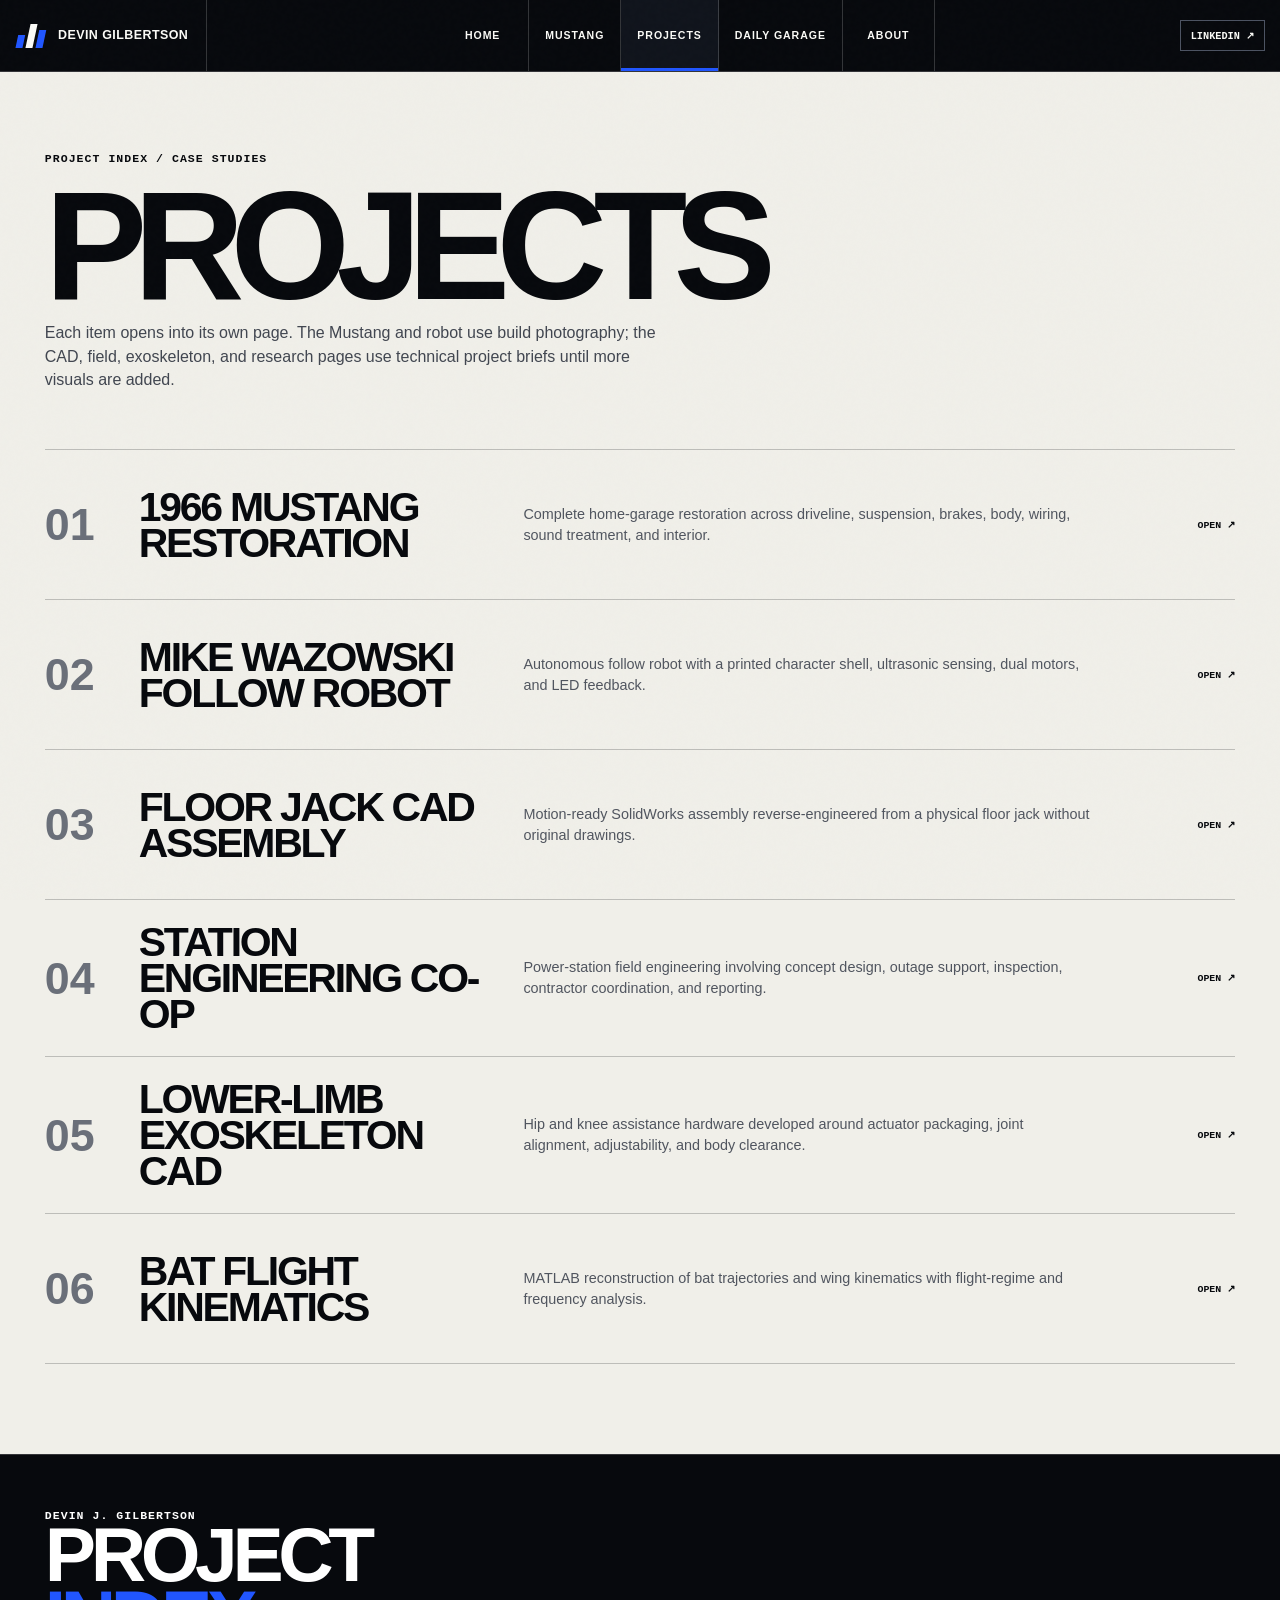
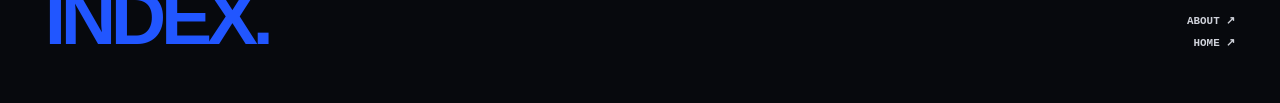
<file: projects.html>
<!doctype html><html lang="en"><head><meta charset="utf-8"><meta name="viewport" content="width=device-width,initial-scale=1"><meta name="author" content="Gustavorodriguezpc"><meta name="theme-color" content="#f0efe9"><title>Projects | Devin Gilbertson</title><link rel="stylesheet" href="site.css?v=4"></head><body><div class="noise"></div><header class="site-head"><a class="wordmark" href="index.html"><span class="brand-symbol"><i></i><i></i><i></i></span><span class="brand-name">Devin Gilbertson</span></a><nav class="nav"><a href="index.html">Home</a><a href="mustang.html">Mustang</a><a class="active" href="projects.html">Projects</a><a href="garage.html">Daily Garage</a><a href="about.html">About</a></nav><button class="menu-btn">MENU</button><div class="head-links"><a data-linkedin target="_blank" rel="noreferrer">LinkedIn ↗</a></div></header><main><section class="archive-hero"><div class="eyebrow">Project index / case studies</div><h1>Projects</h1><p>Each item opens into its own page. The Mustang and robot use build photography; the CAD, field, exoskeleton, and research pages use technical project briefs until more visuals are added.</p></section><section class="archive"><div class="archive-list"><a class="archive-row reveal" href="mustang.html"><span class="idx">01</span><h2>1966 Mustang Restoration</h2><p>Complete home-garage restoration across driveline, suspension, brakes, body, wiring, sound treatment, and interior.</p><span class="open">Open ↗</span></a><div id="archiveList"></div></div></section></main><footer class="footer"><div><div class="eyebrow">Devin J. Gilbertson</div><h2>Project<br><span class="blue">index.</span></h2></div><div class="right"><a href="about.html">About ↗</a><a href="index.html">Home ↗</a></div></footer><script src="content.js?v=4"></script><script src="site.js?v=4"></script></body></html>
</file>
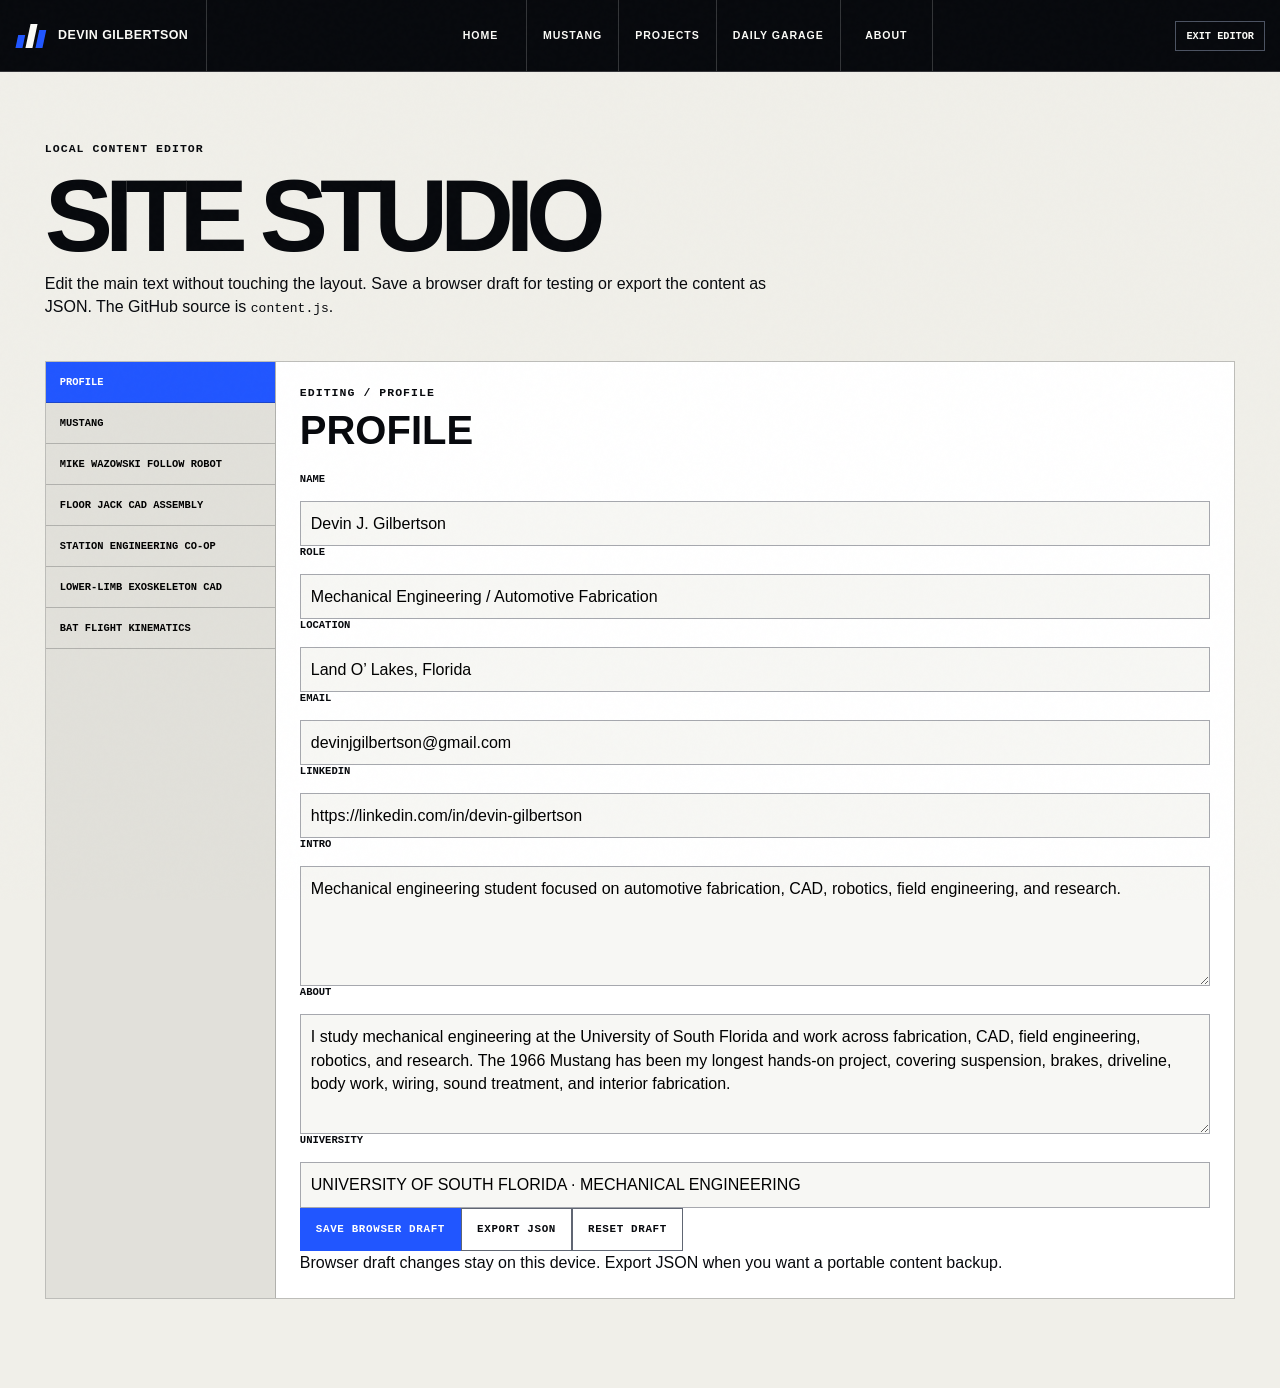
<file: studio.html>
<!doctype html><html lang="en"><head><meta charset="utf-8"><meta name="viewport" content="width=device-width,initial-scale=1"><meta name="author" content="Gustavorodriguezpc"><meta name="theme-color" content="#f0efe9"><title>Edit Content | Devin Gilbertson</title><link rel="stylesheet" href="site.css?v=4"></head><body><div class="noise"></div><header class="site-head"><a class="wordmark" href="index.html"><span class="brand-symbol"><i></i><i></i><i></i></span><span class="brand-name">Devin Gilbertson</span></a><nav class="nav"><a href="index.html">Home</a><a href="mustang.html">Mustang</a><a href="projects.html">Projects</a><a href="garage.html">Daily Garage</a><a href="about.html">About</a></nav><button class="menu-btn">MENU</button><div class="head-links"><a href="index.html">Exit editor</a></div></header><main class="studio"><div class="eyebrow">Local content editor</div><h1>Site Studio</h1><p>Edit the main text without touching the layout. Save a browser draft for testing or export the content as JSON. The GitHub source is <code>content.js</code>.</p><div class="studio-grid"><aside class="studio-nav" id="studioNav"></aside><section class="studio-panel" id="studioPanel"></section></div></main><script src="content.js?v=4"></script><script src="site.js?v=4"></script><script src="studio.js?v=4"></script></body></html>
</file>
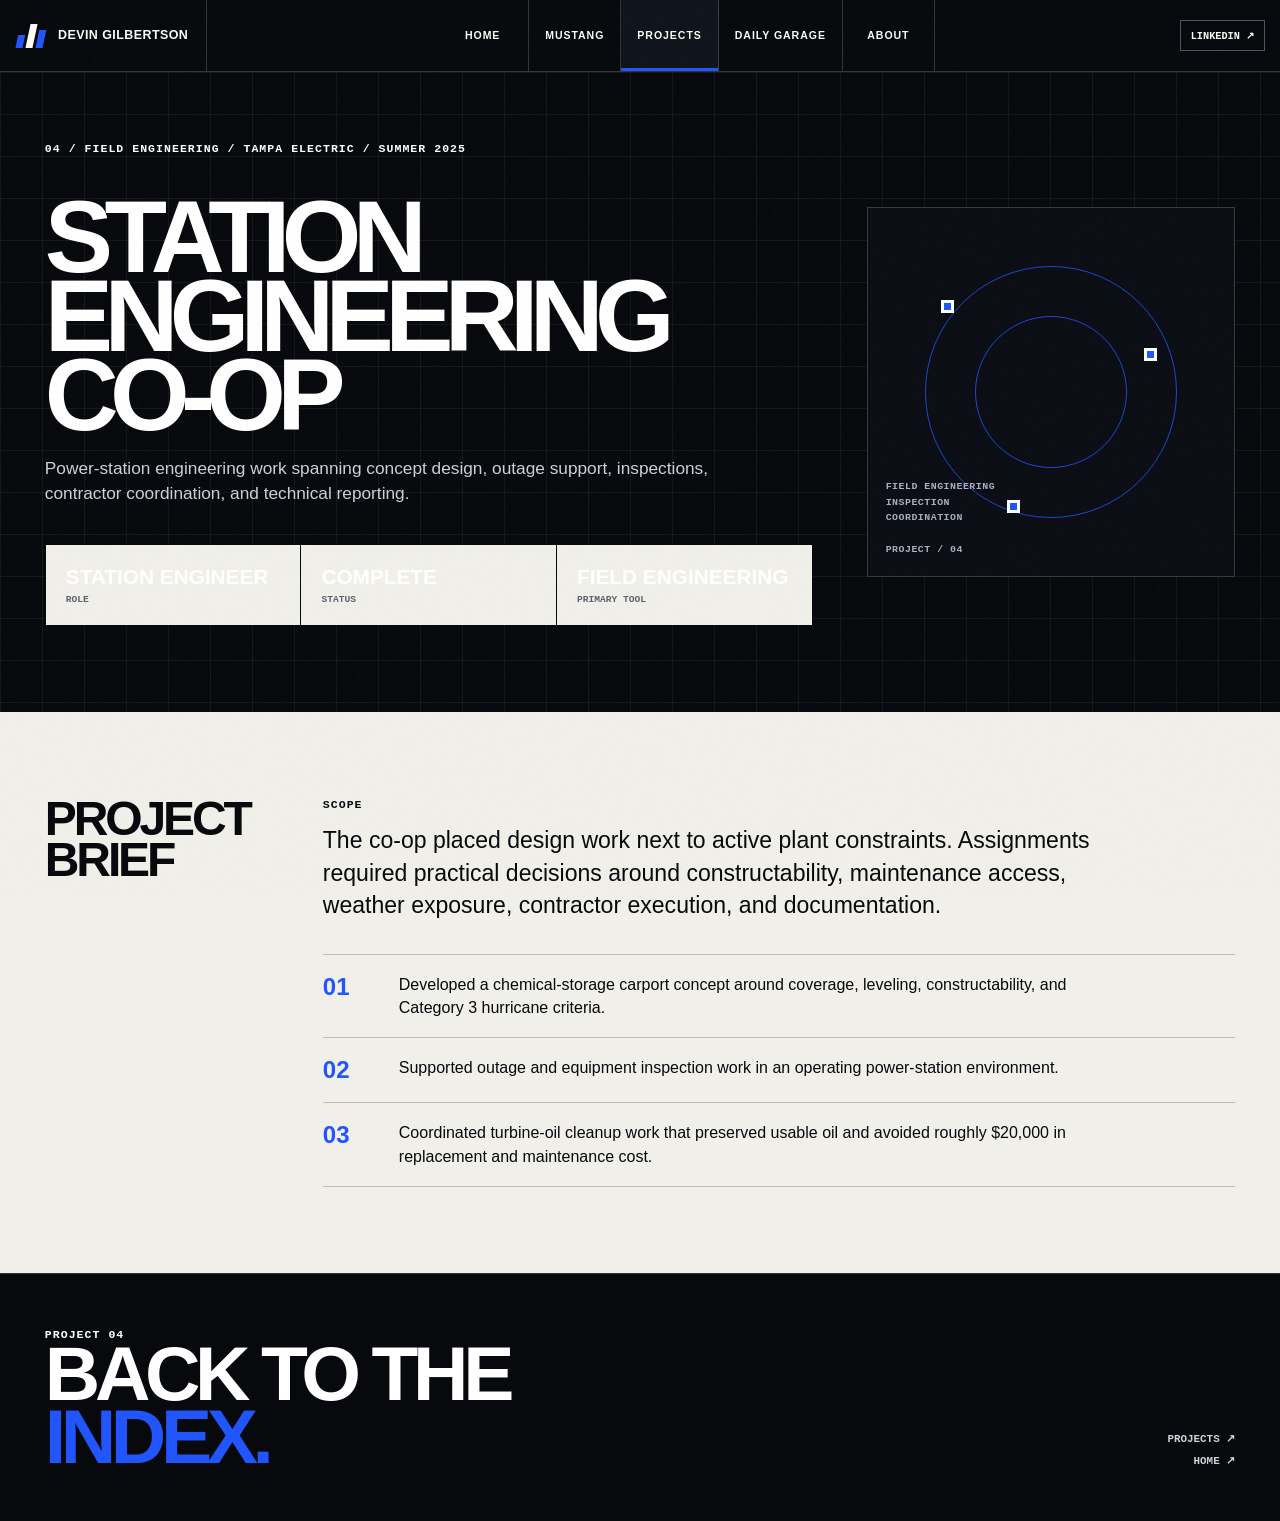
<file: teco.html>
<!doctype html><html lang="en"><head><meta charset="utf-8"><meta name="viewport" content="width=device-width,initial-scale=1"><meta name="author" content="Gustavorodriguezpc"><meta name="theme-color" content="#07090d"><title>Station Engineering Co-op | Devin Gilbertson</title><link rel="stylesheet" href="site.css?v=4"></head><body><div class="noise"></div><header class="site-head"><a class="wordmark" href="index.html"><span class="brand-symbol"><i></i><i></i><i></i></span><span class="brand-name">Devin Gilbertson</span></a><nav class="nav"><a href="index.html">Home</a><a href="mustang.html">Mustang</a><a class="active" href="projects.html">Projects</a><a href="garage.html">Daily Garage</a><a href="about.html">About</a></nav><button class="menu-btn">MENU</button><div class="head-links"><a data-linkedin target="_blank" rel="noreferrer">LinkedIn ↗</a></div></header><main><section class="tech-hero"><div class="copy"><div class="eyebrow">04 / FIELD ENGINEERING / TAMPA ELECTRIC / SUMMER 2025</div><h1>Station Engineering Co-op</h1><p class="lead">Power-station engineering work spanning concept design, outage support, inspections, contractor coordination, and technical reporting.</p><div class="fact-grid"><div><strong>Station Engineer</strong><span>Role</span></div><div><strong>Complete</strong><span>Status</span></div><div><strong>Field Engineering</strong><span>Primary tool</span></div></div></div><div class="tech-diagram"><div class="tech-cross"></div><span class="node n1"></span><span class="node n2"></span><span class="node n3"></span><div class="code">Field Engineering<br>Inspection<br>Coordination<br><br>PROJECT / 04</div></div></section><section class="story"><h2 class="reveal">Project brief</h2><div class="story-body reveal"><div class="eyebrow">Scope</div><p>The co-op placed design work next to active plant constraints. Assignments required practical decisions around constructability, maintenance access, weather exposure, contractor execution, and documentation.</p><div class="detail-list"><div><b>01</b><span>Developed a chemical-storage carport concept around coverage, leveling, constructability, and Category 3 hurricane criteria.</span></div><div><b>02</b><span>Supported outage and equipment inspection work in an operating power-station environment.</span></div><div><b>03</b><span>Coordinated turbine-oil cleanup work that preserved usable oil and avoided roughly $20,000 in replacement and maintenance cost.</span></div></div></div></section></main><footer class="footer"><div><div class="eyebrow">Project 04</div><h2>Back to the<br><span class="blue">index.</span></h2></div><div class="right"><a href="projects.html">Projects ↗</a><a href="index.html">Home ↗</a></div></footer><script src="content.js?v=4"></script><script src="site.js?v=4"></script></body></html>
</file>
<file: site.css>
:root{
  --black:#07090d;
  --ink:#0d1017;
  --panel:#11151e;
  --paper:#f0efe9;
  --paper-2:#deddd7;
  --white:#fbfbf7;
  --blue:#2156ff;
  --blue-dark:#1239b7;
  --muted:#9ea4b2;
  --line:rgba(8,11,17,.22);
  --line-dark:rgba(255,255,255,.18);
  --sans:Arial,"Helvetica Neue",Helvetica,sans-serif;
  --condensed:"Arial Narrow","Helvetica Neue Condensed",Arial,sans-serif;
  --mono:"Courier New",Courier,monospace;
  --head-h:72px;
}
*{box-sizing:border-box}
html{background:var(--black);scroll-behavior:smooth}
body{margin:0;background:var(--paper);color:var(--black);font-family:var(--sans);line-height:1.45;overflow-x:hidden}
body::before{content:"";position:fixed;inset:0;z-index:9998;pointer-events:none;background:var(--black);transform:scaleY(0);transform-origin:bottom;transition:transform .62s cubic-bezier(.76,0,.24,1)}
body.is-leaving::before{transform:scaleY(1);transform-origin:top}
a{color:inherit;text-decoration:none}
button,input,textarea,select{font:inherit}
img{display:block;width:100%;height:auto}
::selection{background:var(--blue);color:#fff}
.noise{position:fixed;inset:0;z-index:9990;pointer-events:none;opacity:.03;background-image:url("data:image/svg+xml,%3Csvg viewBox='0 0 180 180' xmlns='http://www.w3.org/2000/svg'%3E%3Cfilter id='n'%3E%3CfeTurbulence type='fractalNoise' baseFrequency='.95' numOctaves='3' stitchTiles='stitch'/%3E%3C/filter%3E%3Crect width='100%25' height='100%25' filter='url(%23n)' opacity='.55'/%3E%3C/svg%3E")}
.eyebrow,.mono{font:700 .72rem/1.2 var(--mono);letter-spacing:.09em;text-transform:uppercase}
.blue{color:var(--blue)}

/* Header */
.site-head{position:sticky;top:0;z-index:200;height:var(--head-h);display:grid;grid-template-columns:auto 1fr auto;align-items:stretch;background:var(--black);color:var(--white);border-bottom:1px solid var(--line-dark)}
.wordmark{display:flex;align-items:center;gap:13px;padding:0 18px;border-right:1px solid var(--line-dark)}
.brand-symbol{display:grid;grid-template-columns:7px 7px 7px;gap:3px;width:27px;height:24px;align-items:end;transform:skew(-12deg)}
.brand-symbol i{display:block;background:var(--blue);height:100%;transition:height .24s ease,background .24s ease}
.brand-symbol i:nth-child(1){height:54%}.brand-symbol i:nth-child(2){height:100%;background:var(--white)}.brand-symbol i:nth-child(3){height:76%}
.wordmark:hover .brand-symbol i:nth-child(1){height:100%}.wordmark:hover .brand-symbol i:nth-child(2){height:62%}.wordmark:hover .brand-symbol i:nth-child(3){height:92%}
.brand-name{font:900 .78rem/1 var(--condensed);letter-spacing:.035em;text-transform:uppercase;white-space:nowrap}
.nav{display:flex;justify-content:center;min-width:0}
.nav a{display:grid;place-items:center;min-width:92px;padding:0 16px;border-right:1px solid var(--line-dark);font-size:.66rem;font-weight:900;letter-spacing:.09em;text-transform:uppercase;position:relative;overflow:hidden}
.nav a::after{content:"";position:absolute;inset:auto 0 0;height:3px;background:var(--blue);transform:scaleX(0);transform-origin:left;transition:transform .22s ease}
.nav a:hover::after,.nav a.active::after{transform:scaleX(1)}
.nav a:hover,.nav a.active{background:#10141c}
.head-links{display:flex;align-items:center;padding:0 15px}
.head-links a{font:800 .64rem var(--mono);text-transform:uppercase;border:1px solid #4c5362;padding:8px 10px}
.head-links a:hover{background:var(--blue);border-color:var(--blue)}
.menu-btn{display:none;border:0;background:none;color:white;font:900 .7rem var(--mono);letter-spacing:.08em;padding:0 18px}

/* Home */
.home-hero{position:relative;min-height:calc(100svh - var(--head-h));background:var(--black);color:var(--white);overflow:hidden;display:grid;grid-template-columns:minmax(420px,.92fr) minmax(480px,1.08fr)}
.home-hero::before{content:"";position:absolute;inset:0;background-image:linear-gradient(rgba(255,255,255,.055) 1px,transparent 1px),linear-gradient(90deg,rgba(255,255,255,.055) 1px,transparent 1px);background-size:48px 48px;mask-image:linear-gradient(to right,#000,transparent 62%);pointer-events:none}
.hero-copy{position:relative;z-index:4;padding:clamp(32px,4.5vw,76px) clamp(24px,4vw,70px) 128px;display:flex;flex-direction:column;min-width:0}
.hero-kicker{display:flex;align-items:center;gap:13px;color:#c7cbd4}
.hero-kicker::before{content:"";width:34px;height:2px;background:var(--blue)}
.hero-title{margin:clamp(62px,10vh,126px) 0 26px;font:900 clamp(4.4rem,9.6vw,10.2rem)/.72 var(--condensed);letter-spacing:-.085em;text-transform:uppercase}
 .hero-title span{display:block;white-space:nowrap;transform:translateY(0);opacity:1;transition:transform .78s cubic-bezier(.16,1,.3,1),opacity .5s ease}
body.motion .hero-title span{transform:translateY(120%);opacity:0}
body.motion.is-ready .hero-title span{transform:translateY(0);opacity:1}
body.motion.is-ready .hero-title span:nth-child(2){transition-delay:.09s}
.hero-title .surname{font-size:.67em;letter-spacing:-.075em;color:var(--blue)}
.hero-intro{max-width:530px;margin:0;color:#d9dbe1;font-size:clamp(.95rem,1.35vw,1.14rem)}
.hero-actions{display:flex;flex-wrap:wrap;gap:8px;margin-top:28px}
.btn{display:inline-flex;align-items:center;justify-content:center;min-height:43px;padding:0 15px;border:1px solid #606673;background:transparent;color:inherit;font:900 .68rem/1 var(--mono);letter-spacing:.06em;text-transform:uppercase;cursor:pointer;transition:background .18s ease,color .18s ease,border-color .18s ease,transform .18s ease}
.btn:hover{background:var(--white);color:var(--black);border-color:var(--white);transform:translateY(-2px)}
.btn.primary{background:var(--blue);border-color:var(--blue);color:#fff}.btn.primary:hover{background:#fff;color:#000}
.hero-media{position:relative;min-height:calc(100svh - var(--head-h));overflow:hidden;border-left:1px solid var(--line-dark);clip-path:polygon(13% 0,100% 0,100% 100%,0 100%)}
.hero-media img{position:absolute;inset:-4%;width:108%;height:108%;object-fit:cover;object-position:50% 55%;filter:saturate(.85) contrast(1.08);animation:heroDrift 16s ease-in-out infinite alternate;transform:translate3d(var(--px,0),var(--py,0),0)}
.hero-media::after{content:"";position:absolute;inset:0;border:16px solid rgba(7,9,13,.22);pointer-events:none}
.hero-media .media-label{position:absolute;right:24px;top:24px;background:var(--blue);padding:8px 10px;color:white;font:700 .63rem var(--mono);letter-spacing:.08em;text-transform:uppercase;z-index:3}
.scanline{position:absolute;z-index:2;left:0;right:0;height:1px;background:rgba(255,255,255,.72);box-shadow:0 0 14px rgba(33,86,255,.8);animation:scan 5.8s linear infinite;opacity:.55}
.hero-index{position:absolute;z-index:5;right:24px;bottom:74px;width:min(340px,48%);display:grid;grid-template-columns:1fr 1fr;background:rgba(7,9,13,.92);border:1px solid var(--line-dark);backdrop-filter:blur(9px)}
.hero-index div{padding:13px 14px;min-height:77px;border-right:1px solid var(--line-dark);border-bottom:1px solid var(--line-dark)}
.hero-index div:nth-child(even){border-right:0}.hero-index div:nth-last-child(-n+2){border-bottom:0}
.hero-index strong{display:block;font:900 1.05rem var(--condensed);letter-spacing:-.03em;text-transform:uppercase}.hero-index span{display:block;margin-top:4px;color:#8d94a2;font:700 .58rem var(--mono);letter-spacing:.07em;text-transform:uppercase}
.rotor{position:absolute;left:31px;bottom:86px;width:62px;height:62px;border:1px solid rgba(255,255,255,.34);border-radius:50%;animation:spin 11s linear infinite}
.rotor::before,.rotor::after{content:"";position:absolute;left:50%;top:50%;background:var(--blue);transform:translate(-50%,-50%)}.rotor::before{width:74px;height:1px}.rotor::after{width:1px;height:74px}.rotor i{position:absolute;inset:14px;border:1px solid rgba(255,255,255,.5);border-radius:50%}
.marquee{position:absolute;left:0;right:0;bottom:0;z-index:8;height:46px;background:var(--blue);color:white;border-top:1px solid rgba(255,255,255,.3);overflow:hidden;display:flex;align-items:center}
.marquee-track{display:flex;width:max-content;animation:marquee 22s linear infinite;white-space:nowrap;font:900 .68rem var(--mono);letter-spacing:.08em;text-transform:uppercase}.marquee-track span{padding-right:46px}

.home-feature{background:var(--paper);padding:96px 3.5vw 112px;display:grid;grid-template-columns:minmax(250px,.48fr) minmax(0,1.52fr);gap:36px;position:relative}
.section-number{font:900 clamp(5rem,11vw,12rem)/.72 var(--condensed);letter-spacing:-.08em;color:transparent;-webkit-text-stroke:1px rgba(7,9,13,.28)}
.feature-copy h2{margin:18px 0 14px;font:900 clamp(3.2rem,6.8vw,7.5rem)/.82 var(--condensed);letter-spacing:-.075em;text-transform:uppercase}.feature-copy p{max-width:460px;margin:0 0 24px;color:#3c414b}
.feature-shot{position:relative;min-height:600px;overflow:hidden;background:#111;border:1px solid var(--line)}
.feature-shot img{position:absolute;inset:0;height:100%;object-fit:cover;transition:transform .8s cubic-bezier(.16,1,.3,1)}.feature-shot:hover img{transform:scale(1.025)}
.feature-shot figcaption{position:absolute;left:0;bottom:0;background:var(--black);color:white;padding:10px 12px;font:700 .62rem var(--mono);letter-spacing:.07em;text-transform:uppercase}
.feature-corner{position:absolute;right:20px;top:20px;width:95px;height:95px;border-top:3px solid var(--blue);border-right:3px solid var(--blue)}

.selected{background:var(--black);color:white;padding:96px 3.5vw 110px}
.selected-head{display:flex;justify-content:space-between;align-items:end;gap:30px;padding-bottom:22px;border-bottom:1px solid var(--line-dark)}
.selected-head h2{margin:0;font:900 clamp(3rem,6vw,6.5rem)/.85 var(--condensed);letter-spacing:-.07em;text-transform:uppercase}.selected-head p{max-width:370px;margin:0;color:#9ba2af;font-size:.9rem}
.project-cards{display:grid;grid-template-columns:repeat(3,1fr);gap:1px;background:var(--line-dark);margin-top:1px}
.project-card{position:relative;min-height:370px;padding:25px;background:var(--black);overflow:hidden;display:flex;flex-direction:column;transition:background .25s ease}
.project-card:hover{background:var(--blue)}
.project-card .idx{font:900 3.8rem/.8 var(--condensed);color:#4b5260}.project-card:hover .idx{color:rgba(255,255,255,.5)}
.project-card h3{margin:auto 0 12px;font:900 clamp(1.9rem,3.1vw,3.5rem)/.9 var(--condensed);letter-spacing:-.055em;text-transform:uppercase}.project-card p{margin:0;color:#a9afba;font-size:.88rem;max-width:340px}.project-card:hover p{color:white}.project-card .card-arrow{position:absolute;right:20px;top:20px;font:900 1.5rem var(--mono);transition:transform .2s ease}.project-card:hover .card-arrow{transform:translate(4px,-4px)}
.project-card.has-image::after{content:"";position:absolute;right:-15px;top:76px;width:48%;height:42%;background:var(--card-image) center/cover no-repeat;opacity:.26;filter:grayscale(1) contrast(1.15);transform:rotate(3deg);transition:opacity .3s ease,transform .5s cubic-bezier(.16,1,.3,1)}.project-card.has-image:hover::after{opacity:.5;transform:rotate(-2deg) scale(1.07)}
.home-end{display:grid;grid-template-columns:1fr auto;gap:28px;align-items:end;background:var(--paper);padding:86px 3.5vw}.home-end h2{margin:0;font:900 clamp(3rem,7vw,7.5rem)/.8 var(--condensed);letter-spacing:-.08em;text-transform:uppercase}.home-end .links{display:flex;flex-direction:column;text-align:right;gap:8px;font:800 .72rem var(--mono);text-transform:uppercase}

/* shared project header */
.project-hero{min-height:calc(100svh - var(--head-h));background:var(--black);color:white;position:relative;overflow:hidden;display:grid;grid-template-columns:minmax(0,1.18fr) minmax(380px,.82fr)}
.project-hero .image{position:relative;overflow:hidden;min-height:660px}.project-hero .image img{position:absolute;inset:0;width:100%;height:100%;object-fit:cover;filter:saturate(.87) contrast(1.06);animation:heroDrift 18s ease-in-out infinite alternate}.project-hero .image::after{content:"";position:absolute;inset:0;border:16px solid rgba(7,9,13,.18)}
.project-hero .copy{position:relative;padding:54px 3.6vw 46px;display:flex;flex-direction:column;min-width:0}.project-hero h1{margin:42px 0 20px;font:900 clamp(4.6rem,8vw,9.2rem)/.76 var(--condensed);letter-spacing:-.085em;text-transform:uppercase}.project-hero h1 .small-line{font-size:.56em;display:block;color:var(--blue);letter-spacing:-.055em}.project-hero .lead{max-width:31rem;margin:0;color:#d0d4dc;font-size:1.02rem}.project-meta{margin-top:auto;display:grid;grid-template-columns:1fr 1fr;border-top:1px solid var(--line-dark)}.project-meta div{padding:15px 0;border-bottom:1px solid var(--line-dark)}.project-meta div:nth-child(odd){padding-right:14px;border-right:1px solid var(--line-dark)}.project-meta div:nth-child(even){padding-left:14px}.project-meta strong{display:block;font:900 1.06rem var(--condensed);text-transform:uppercase}.project-meta span{display:block;margin-top:3px;color:#8f95a2;font:700 .58rem var(--mono);letter-spacing:.06em;text-transform:uppercase}
.project-watermark{position:absolute;right:-.05em;top:.42em;font:900 clamp(10rem,26vw,30rem)/.7 var(--condensed);letter-spacing:-.1em;color:transparent;-webkit-text-stroke:1px rgba(255,255,255,.1);pointer-events:none}
.story{display:grid;grid-template-columns:230px minmax(0,1fr);gap:48px;padding:86px 3.5vw;background:var(--paper)}.story>h2{position:sticky;top:100px;align-self:start;margin:0;font:900 3rem/.86 var(--condensed);letter-spacing:-.065em;text-transform:uppercase}.story-body{max-width:920px}.story-body>p{font-size:clamp(1.05rem,1.8vw,1.45rem);line-height:1.42;margin:12px 0 32px;max-width:800px}.detail-list{border-top:1px solid var(--line)}.detail-list div{display:grid;grid-template-columns:58px 1fr;gap:18px;padding:18px 0;border-bottom:1px solid var(--line)}.detail-list b{font:900 1.5rem var(--condensed);color:var(--blue)}.detail-list span{max-width:690px}
.gallery{display:grid;grid-template-columns:repeat(12,1fr);gap:1px;background:var(--black);padding:1px}.gallery figure{position:relative;margin:0;background:#111;overflow:hidden;min-height:430px}.gallery .wide{grid-column:span 8}.gallery .small{grid-column:span 4}.gallery .half{grid-column:span 6}.gallery img{position:absolute;inset:0;width:100%;height:100%;object-fit:cover;transition:transform .7s cubic-bezier(.16,1,.3,1),filter .3s ease}.gallery figure:hover img{transform:scale(1.025);filter:contrast(1.04)}.gallery figcaption{position:absolute;left:0;bottom:0;max-width:82%;background:var(--paper);padding:9px 11px;font:700 .6rem var(--mono);letter-spacing:.06em;text-transform:uppercase}

/* Text-driven detail pages */
.tech-hero{position:relative;min-height:640px;padding:70px 3.5vw;background:var(--black);color:white;overflow:hidden;display:grid;grid-template-columns:minmax(0,1fr) minmax(300px,.48fr);gap:54px}.tech-hero::before{content:"";position:absolute;inset:0;background-image:linear-gradient(rgba(255,255,255,.055) 1px,transparent 1px),linear-gradient(90deg,rgba(255,255,255,.055) 1px,transparent 1px);background-size:42px 42px}.tech-hero .copy{position:relative;z-index:2}.tech-hero h1{margin:42px 0 22px;font:900 clamp(4.2rem,8vw,8.8rem)/.77 var(--condensed);letter-spacing:-.085em;text-transform:uppercase}.tech-hero .lead{max-width:720px;color:#ccd1db;font-size:1.08rem}.tech-diagram{position:relative;z-index:2;align-self:center;min-height:370px;border:1px solid var(--line-dark);background:#0b0e14;overflow:hidden}.tech-diagram::before,.tech-diagram::after{content:"";position:absolute;inset:50% auto auto 50%;transform:translate(-50%,-50%);border:1px solid rgba(33,86,255,.8);border-radius:50%;animation:spin 14s linear infinite}.tech-diagram::before{width:250px;height:250px}.tech-diagram::after{width:150px;height:150px;animation-direction:reverse}.tech-cross{position:absolute;inset:0;background:linear-gradient(transparent calc(50% - .5px),rgba(255,255,255,.18) 50%,transparent calc(50% + .5px)),linear-gradient(90deg,transparent calc(50% - .5px),rgba(255,255,255,.18) 50%,transparent calc(50% + .5px))}.tech-diagram .code{position:absolute;left:18px;bottom:18px;font:700 .62rem/1.6 var(--mono);letter-spacing:.05em;text-transform:uppercase;color:#a9b0bd}.tech-diagram .node{position:absolute;width:13px;height:13px;background:var(--blue);border:3px solid #fff;animation:pulse 2.2s ease-in-out infinite}.tech-diagram .n1{left:20%;top:25%}.tech-diagram .n2{right:21%;top:38%;animation-delay:.5s}.tech-diagram .n3{left:38%;bottom:17%;animation-delay:1s}
.fact-grid{display:grid;grid-template-columns:repeat(3,1fr);gap:1px;background:var(--line);border:1px solid var(--line);margin-top:38px}.fact-grid div{background:var(--paper);padding:20px}.fact-grid strong{display:block;font:900 1.3rem var(--condensed);text-transform:uppercase}.fact-grid span{display:block;margin-top:5px;font:700 .6rem var(--mono);text-transform:uppercase;color:#5c626e}

/* Archive */
.archive-hero{padding:80px 3.5vw 58px;background:var(--paper)}.archive-hero h1{margin:24px 0 18px;font:900 clamp(5rem,12vw,12rem)/.74 var(--condensed);letter-spacing:-.09em;text-transform:uppercase}.archive-hero p{max-width:620px;margin:0;color:#414650}.archive{padding:0 3.5vw 90px;background:var(--paper)}.archive-list{border-top:1px solid var(--line)}.archive-row{display:grid;grid-template-columns:72px minmax(230px,.7fr) minmax(300px,1.1fr) 120px;gap:22px;align-items:center;padding:24px 0;border-bottom:1px solid var(--line);min-height:150px;position:relative;overflow:hidden;transition:padding .2s ease,color .2s ease}.archive-row:hover{padding-left:15px;padding-right:15px;background:var(--blue);color:white}.archive-row .idx{font:900 2.8rem var(--condensed);color:#6a6f79}.archive-row h2{margin:0;font:900 clamp(1.7rem,3.2vw,3.5rem)/.88 var(--condensed);letter-spacing:-.055em;text-transform:uppercase}.archive-row p{margin:0;color:#50555f;font-size:.9rem}.archive-row:hover p,.archive-row:hover .idx{color:white}.archive-row .open{justify-self:end;font:800 .62rem var(--mono);text-transform:uppercase}

/* About */
.about-hero{position:relative;padding:86px 3.5vw 70px;background:var(--blue);color:white;overflow:hidden}.about-hero h1{margin:28px 0 20px;font:900 clamp(5.2rem,13vw,13rem)/.72 var(--condensed);letter-spacing:-.09em;text-transform:uppercase}.about-hero h1 span{display:block;color:var(--black);font-size:.68em;white-space:nowrap}.about-hero>p{max-width:650px;margin:0;font-size:1.06rem}.about-hero .headshot{position:absolute;right:5vw;bottom:-22px;width:min(270px,24vw);aspect-ratio:4/5;background:var(--paper);color:var(--black);border:12px solid var(--black);display:grid;place-items:center;text-align:center;font:800 .66rem var(--mono);line-height:1.7;text-transform:uppercase;transform:rotate(2deg)}.about-grid{display:grid;grid-template-columns:.75fr 1.25fr;gap:64px;padding:96px 3.5vw;background:var(--paper)}.about-grid h2{margin:16px 0 0;font:900 clamp(2.7rem,5vw,5.3rem)/.84 var(--condensed);letter-spacing:-.07em;text-transform:uppercase}.about-grid .copy{max-width:700px}.about-grid .copy>p{font-size:1.04rem}.contact-block{margin-top:38px;border-top:1px solid var(--line)}.contact-block a{display:flex;justify-content:space-between;gap:20px;padding:14px 0;border-bottom:1px solid var(--line);font:800 .7rem var(--mono);text-transform:uppercase}.contact-block a:hover{padding-left:10px;color:var(--blue)}

/* Game */
.game-shell{min-height:calc(100svh - var(--head-h));display:grid;grid-template-columns:.72fr 1.28fr;background:var(--black);color:white}.game-copy{padding:74px 3.5vw}.game-copy h1{margin:35px 0 20px;font:900 clamp(5rem,10vw,10rem)/.72 var(--condensed);letter-spacing:-.09em;text-transform:uppercase}.game-copy p{max-width:430px;color:#bbc0cb}.game-stage{display:grid;place-items:center;padding:40px 3.5vw;border-left:1px solid var(--line-dark);position:relative;overflow:hidden}.game-stage::after{content:"";position:absolute;left:0;right:0;height:2px;background:var(--blue);animation:scan 5s linear infinite;opacity:.7}.pixel-box{position:relative;z-index:2;width:min(760px,100%);background:#d9dce4;border:8px solid #fff;box-shadow:14px 14px 0 var(--blue);padding:16px;color:#07090d}.pixel-box canvas{width:100%;height:auto;image-rendering:pixelated;background:#afbaca}.clues{display:grid;grid-template-columns:repeat(3,1fr);gap:1px;background:#07090d;margin-top:12px}.clues div{background:white;padding:12px;font:800 .65rem var(--mono);text-transform:uppercase}.game-controls{display:grid;grid-template-columns:1fr auto;gap:8px;margin-top:9px}.game-controls input,.game-controls button{border:0;border-radius:0;padding:13px;background:#07090d;color:white;font:800 .68rem var(--mono);text-transform:uppercase}.game-controls button{background:var(--blue);cursor:pointer}.game-result{margin-top:8px;padding:12px;background:white;border:2px solid #07090d;font:800 .68rem var(--mono);text-transform:uppercase}

/* Studio */
.studio{padding:70px 3.5vw 90px;background:var(--paper);min-height:100vh}.studio h1{margin:20px 0 12px;font:900 clamp(4rem,8vw,8rem)/.78 var(--condensed);letter-spacing:-.08em;text-transform:uppercase}.studio>p{max-width:760px}.studio-grid{display:grid;grid-template-columns:230px 1fr;margin-top:42px;border:1px solid var(--line)}.studio-nav{border-right:1px solid var(--line);background:#e1e0da}.studio-nav button{width:100%;border:0;border-bottom:1px solid var(--line);background:none;text-align:left;padding:14px;font:800 .65rem var(--mono);text-transform:uppercase;cursor:pointer}.studio-nav button.active,.studio-nav button:hover{background:var(--blue);color:white}.studio-panel{padding:24px;background:white}.studio-panel label{display:block;margin-bottom:16px;font:800 .66rem var(--mono);text-transform:uppercase}.studio-panel input,.studio-panel textarea{display:block;width:100%;margin-top:7px;padding:10px;border:1px solid #a6a8ae;background:#f7f7f4}.studio-panel textarea{min-height:120px;resize:vertical}

.footer{display:grid;grid-template-columns:1fr auto;gap:32px;align-items:end;padding:54px 3.5vw;background:var(--black);color:white;border-top:1px solid var(--line-dark)}.footer h2{margin:0;font:900 clamp(2.7rem,6vw,6.3rem)/.82 var(--condensed);letter-spacing:-.07em;text-transform:uppercase}.footer .right{text-align:right}.footer .right a{display:block;margin-top:9px;color:#cfd2da;font:800 .68rem var(--mono);text-transform:uppercase}.footer a:hover{color:var(--blue)}

.reveal{opacity:0;transform:translateY(34px);transition:opacity .7s ease,transform .8s cubic-bezier(.16,1,.3,1)}.reveal.in{opacity:1;transform:translateY(0)}
@keyframes heroDrift{0%{transform:scale(1.02) translate3d(var(--px,0),var(--py,0),0)}100%{transform:scale(1.075) translate3d(calc(var(--px,0) * -1),calc(var(--py,0) * -1),0)}}
@keyframes scan{0%{top:-2%}100%{top:102%}}
@keyframes spin{to{transform:rotate(360deg)}}
@keyframes marquee{to{transform:translateX(-50%)}}
@keyframes pulse{0%,100%{transform:scale(.85);opacity:.55}50%{transform:scale(1.25);opacity:1}}

@media(max-width:1100px){
 .nav a{min-width:76px;padding:0 10px}.head-links{display:none}
 .home-hero{grid-template-columns:minmax(380px,.92fr) minmax(430px,1.08fr)}.hero-copy{padding-left:30px;padding-right:28px}.hero-title{font-size:clamp(4.2rem,9.2vw,8rem)}
 .hero-index{width:300px}.feature-shot{min-height:520px}.project-cards{grid-template-columns:1fr 1fr}.project-card:last-child{grid-column:1/-1;min-height:280px}
}
@media(max-width:860px){
 :root{--head-h:64px}.site-head{height:auto;min-height:64px;grid-template-columns:1fr auto}.wordmark{height:64px;border-right:0}.menu-btn{display:block}.nav{position:absolute;left:0;right:0;top:64px;display:none;flex-direction:column;background:var(--black);border-top:1px solid var(--line-dark);box-shadow:0 20px 50px rgba(0,0,0,.5)}.nav.open{display:flex}.nav a{min-height:54px;border-right:0;border-bottom:1px solid var(--line-dark);justify-content:start;padding-left:18px}
 .home-hero{display:block;min-height:calc(100svh - 64px);padding-bottom:46px}.hero-media{position:absolute;inset:0;min-height:0;clip-path:none;border:0;opacity:.46}.hero-media::before{content:"";position:absolute;inset:0;z-index:1;background:rgba(7,9,13,.36)}.hero-copy{min-height:calc(100svh - 64px);padding:36px 22px 130px;justify-content:flex-start}.hero-title{margin:clamp(90px,17vh,150px) 0 24px;font-size:clamp(4.1rem,16.5vw,7.1rem);line-height:.72}.hero-title .surname{font-size:.54em;letter-spacing:-.055em}.hero-intro{max-width:520px}.hero-index{left:22px;right:22px;bottom:62px;width:auto}.rotor{display:none}.home-hero::before{mask-image:none;opacity:.7}.media-label{display:none!important}
 .home-feature{grid-template-columns:1fr;padding:72px 22px}.section-number{font-size:6rem}.feature-shot{min-height:470px}.selected{padding:72px 22px}.selected-head{align-items:start;flex-direction:column}.project-cards{grid-template-columns:1fr}.project-card:last-child{grid-column:auto}.project-card{min-height:270px}.home-end{grid-template-columns:1fr;padding:70px 22px}.home-end .links{text-align:left}
 .project-hero{grid-template-columns:1fr;min-height:0}.project-hero .image{min-height:58svh}.project-hero .copy{min-height:520px;padding:46px 22px 34px}.project-hero h1{font-size:clamp(4.3rem,15vw,7rem)}.story{grid-template-columns:1fr;padding:70px 22px}.story>h2{position:static}.gallery .wide,.gallery .small,.gallery .half{grid-column:span 6}.gallery figure{min-height:390px}
 .tech-hero{grid-template-columns:1fr;padding:62px 22px}.tech-diagram{min-height:310px}.fact-grid{grid-template-columns:1fr}
 .archive-hero{padding:64px 22px 45px}.archive{padding:0 22px 70px}.archive-row{grid-template-columns:58px 1fr 100px}.archive-row p{grid-column:2/-1}.archive-row .open{grid-column:3;grid-row:1}.about-hero{padding:68px 22px 200px}.about-hero .headshot{left:22px;right:auto;bottom:24px;width:160px}.about-grid{grid-template-columns:1fr;padding:70px 22px}.game-shell{grid-template-columns:1fr}.game-copy{padding:60px 22px 28px}.game-stage{border-left:0;border-top:1px solid var(--line-dark);padding:34px 22px 65px}.studio{padding:60px 22px}.studio-grid{grid-template-columns:1fr}.studio-nav{display:flex;overflow:auto;border-right:0;border-bottom:1px solid var(--line)}.studio-nav button{white-space:nowrap;border-right:1px solid var(--line)}
 .footer{padding:48px 22px}
}
@media(max-width:560px){
 .brand-name{font-size:.72rem}.hero-copy{padding-left:18px;padding-right:18px}.hero-title{font-size:clamp(3.65rem,18.5vw,5.5rem)}.hero-title .surname{font-size:.52em}.hero-intro{font-size:.94rem}.hero-actions .btn{flex:1;min-width:140px}.hero-index{left:18px;right:18px}.hero-index div{min-height:66px;padding:10px}.hero-index strong{font-size:.94rem}.home-feature,.selected,.home-end{padding-left:18px;padding-right:18px}.feature-shot{min-height:390px}.project-card{min-height:245px}.project-hero .copy{padding-left:18px;padding-right:18px}.project-hero .image{min-height:50svh}.project-meta{grid-template-columns:1fr 1fr}.story{padding-left:18px;padding-right:18px}.gallery{grid-template-columns:1fr}.gallery .wide,.gallery .small,.gallery .half{grid-column:1}.gallery figure{min-height:370px}.archive-row{grid-template-columns:48px 1fr}.archive-row .open{grid-column:2;grid-row:auto;justify-self:start}.archive-row p{grid-column:2}.about-hero,.about-grid,.game-copy,.game-stage,.studio,.tech-hero{padding-left:18px;padding-right:18px}.about-hero h1{font-size:clamp(4.4rem,20vw,6.5rem)}.clues{grid-template-columns:1fr}.game-controls{grid-template-columns:1fr}.footer{grid-template-columns:1fr;padding-left:18px;padding-right:18px}.footer .right{text-align:left}.tech-hero h1{font-size:clamp(3.8rem,16vw,6rem)}
}
@media(prefers-reduced-motion:reduce){html{scroll-behavior:auto}*,*::before,*::after{animation:none!important;transition:none!important}.reveal{opacity:1;transform:none}body::before{display:none}}

/* Daily Garage v5 — real photography */
.game-back{display:inline-flex;align-items:center;gap:8px;margin:0 0 38px;padding:10px 13px;border:1px solid #343a46;color:#fff;font:900 .63rem var(--mono);letter-spacing:.05em;text-transform:uppercase;transition:background .18s ease,border-color .18s ease,transform .18s ease}
.game-back:hover{background:var(--blue);border-color:var(--blue);transform:translateX(-3px)}
.car-photo-frame{position:relative;width:100%;aspect-ratio:16/10;overflow:hidden;background:#afbaca;border:1px solid rgba(7,9,13,.28)}
.car-photo-frame::after{content:"";position:absolute;inset:0;pointer-events:none;background:linear-gradient(180deg,transparent 0 68%,rgba(7,9,13,.12) 100%);mix-blend-mode:multiply}
.car-photo-frame img{display:block;width:100%;height:100%;object-fit:cover;object-position:center;filter:saturate(.92) contrast(1.04);transform:scale(1.01);transition:filter .45s ease,transform .7s cubic-bezier(.16,1,.3,1)}
.car-photo-frame:hover img{transform:scale(1.035)}
.car-photo-tag{position:absolute;left:0;right:0;bottom:0;z-index:2;min-height:50px;display:flex;align-items:center;padding:0 18px;background:var(--blue);color:#fff;font:900 1rem var(--mono);letter-spacing:.02em;text-transform:uppercase}
.car-photo-tag.revealed{background:#07090d}
.car-photo-frame img.revealed{filter:saturate(1.05) contrast(1.02)}
.photo-credit{display:inline-block;margin-top:11px;color:#4a505c;font:800 .56rem var(--mono);letter-spacing:.04em;text-transform:uppercase}
.photo-credit:hover{color:var(--blue)}
@media(max-width:860px){.game-back{margin-bottom:24px}.car-photo-frame{aspect-ratio:4/3}.car-photo-tag{font-size:.72rem;min-height:44px}}
</file>
